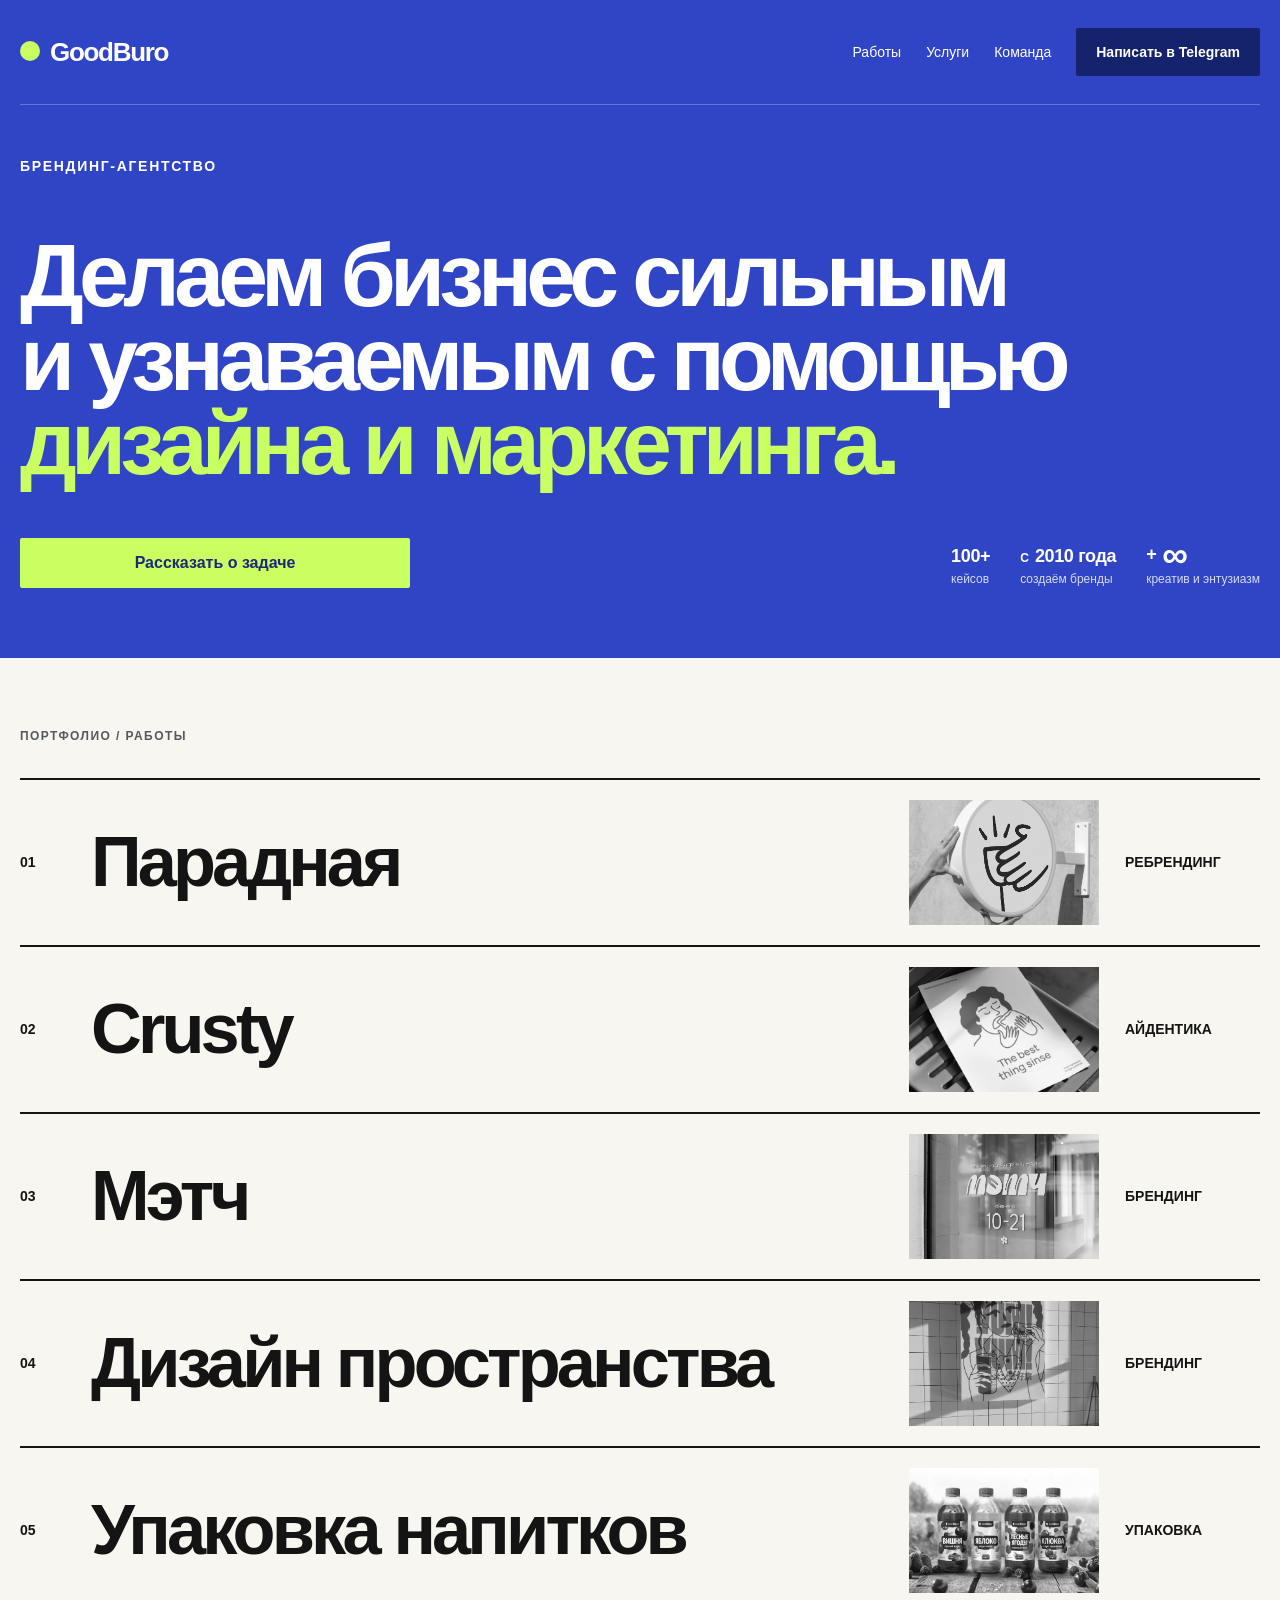
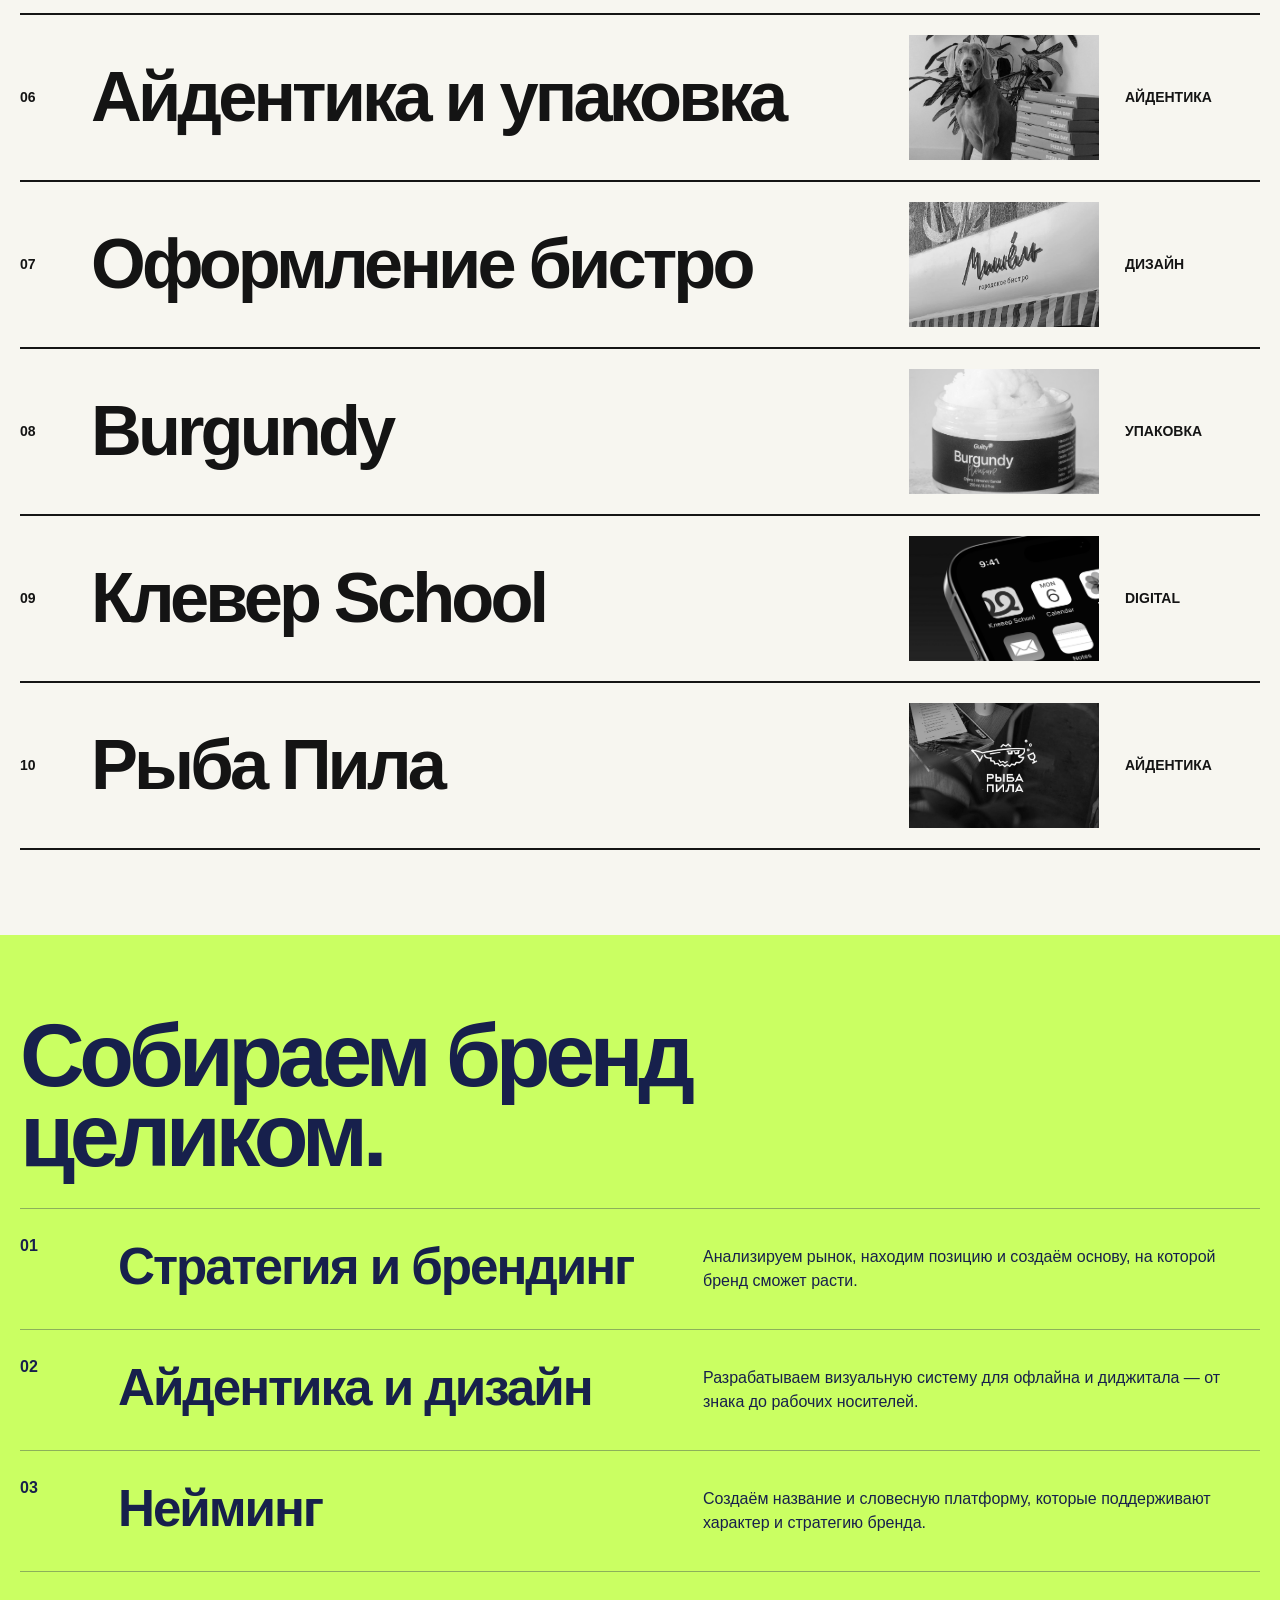
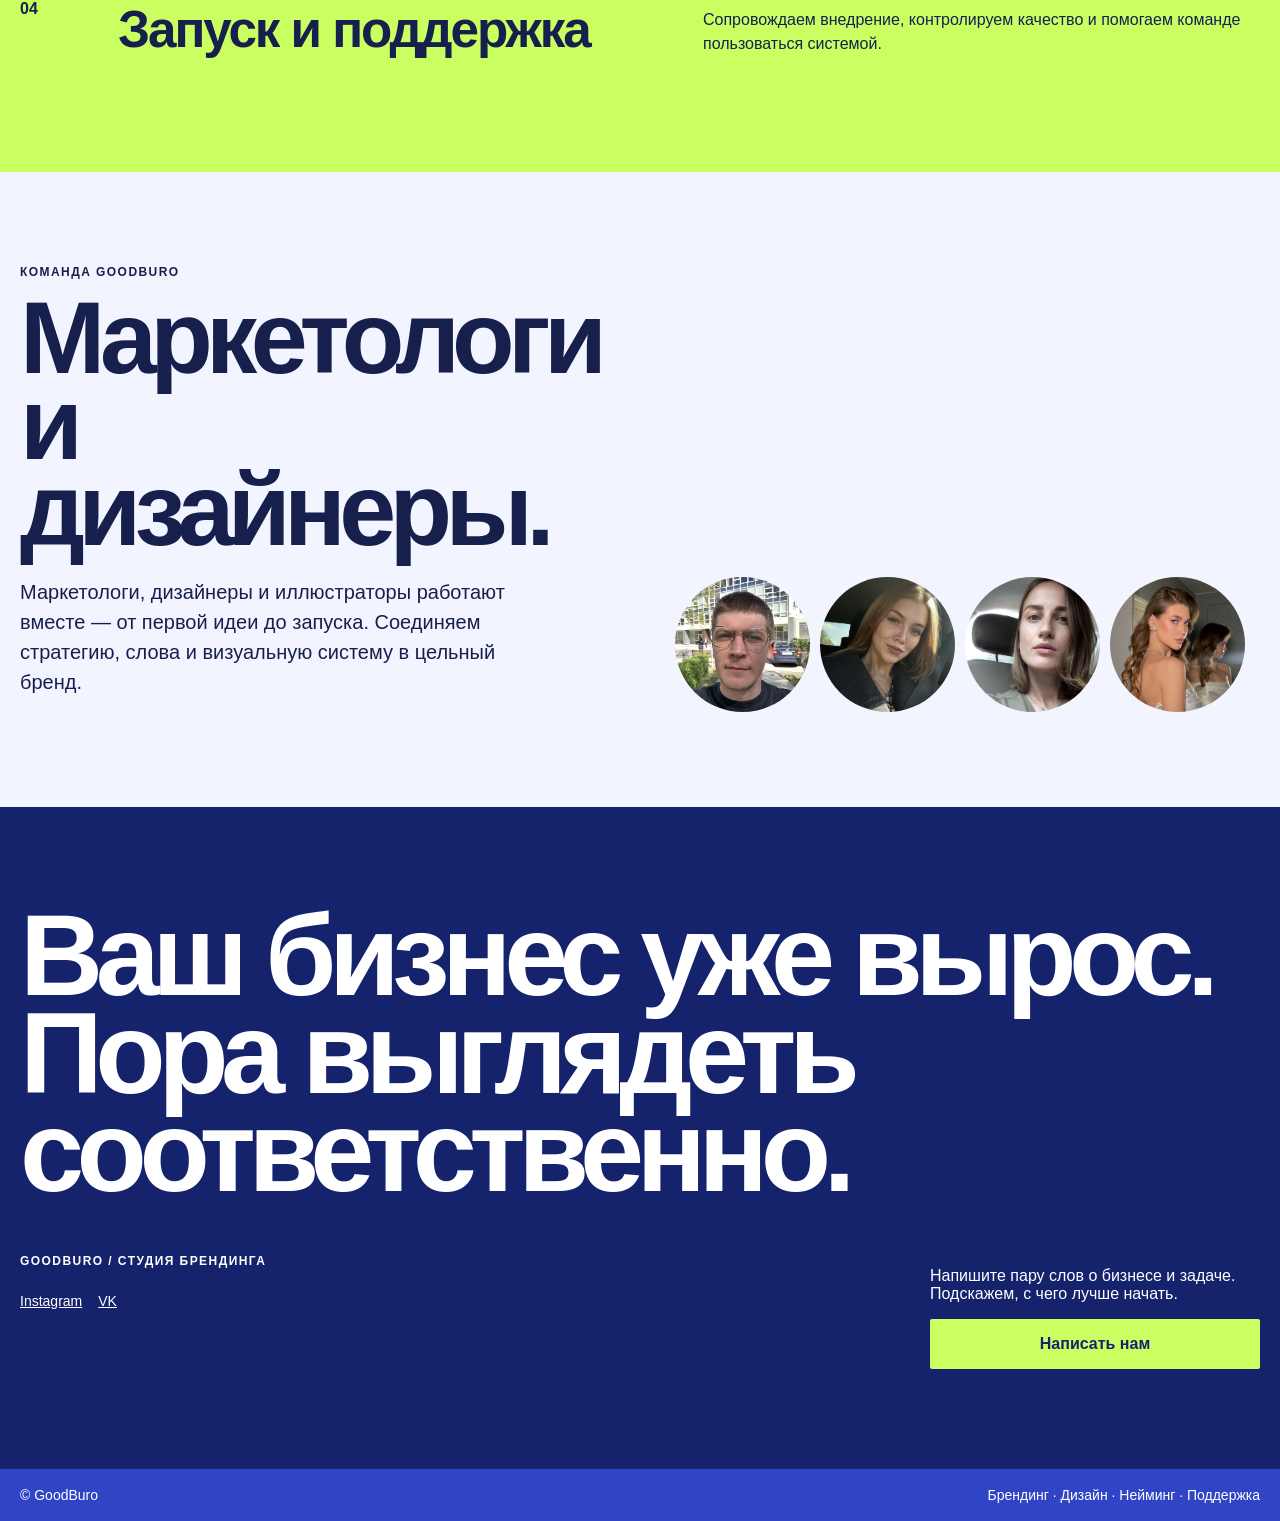
<file: index.html>
<!doctype html><html lang="ru"><head><meta charset="utf-8"><meta name="viewport" content="width=device-width,initial-scale=1"><title>GoodBuro — студия брендинга и дизайна</title><meta name="description" content="GoodBuro: брендинг, айдентика, нейминг и дизайн для бизнеса. Работаем с 2010 года. Посмотрите портфолио и обсудите проект с нашей командой."><link rel="icon" type="image/svg+xml" href="favicon.svg"><style>
    :root{--ink:#121317;--paper:#f6f5f1;--blue:#3045c6;--lime:#caff62;--orange:#ff4a18;--line:rgba(18,19,23,.15)}
    *{box-sizing:border-box}html{scroll-behavior:smooth}body{margin:0;color:var(--ink);background:var(--paper);font-family:Inter,Arial,sans-serif}button,a{font:inherit}a{color:inherit}.deckbar{position:sticky;top:0;z-index:1000;display:flex;align-items:center;gap:8px;padding:10px 14px;background:rgba(18,19,23,.94);color:#fff;backdrop-filter:blur(16px);border-bottom:1px solid rgba(255,255,255,.13)}.deckbar__brand{font-weight:800;margin-right:auto;white-space:nowrap}.deckbar button{border:1px solid rgba(255,255,255,.22);color:#fff;background:transparent;border-radius:999px;padding:9px 14px;cursor:pointer}.deckbar button:hover,.deckbar button[aria-selected=true]{background:#fff;color:#111}.panel{display:none}.panel.active{display:block}.wrap{width:min(1240px,calc(100% - 40px));margin:auto}.eyebrow{font-size:12px;text-transform:uppercase;letter-spacing:.12em;font-weight:800}.pill{display:inline-flex;align-items:center;gap:8px;padding:8px 12px;border:1px solid currentColor;border-radius:999px;font-size:13px;font-weight:700}.pill:before{content:"";width:7px;height:7px;border-radius:50%;background:currentColor}.cta{display:inline-flex;align-items:center;justify-content:center;gap:16px;padding:16px 20px;text-decoration:none;font-weight:800;border-radius:2px;transition:.2s transform}.cta:hover{transform:translateY(-3px)}.cta:after{content:none}.mobile-arrow{display:none}.muted{opacity:.62}.audit{padding:70px 0 100px;background:#f3f2ed}.audit h1{font-size:clamp(48px,9vw,128px);line-height:.84;letter-spacing:-.065em;margin:42px 0}.audit-intro{display:grid;grid-template-columns:1.4fr .8fr;gap:50px;border-top:1px solid var(--line);padding-top:28px}.audit-intro p{font-size:clamp(22px,3vw,40px);line-height:1.08;margin:0}.score{display:grid;grid-template-columns:repeat(2,1fr);gap:10px}.score div{padding:18px;background:#fff;border:1px solid var(--line)}.score strong{font-size:36px;display:block}.findings{display:grid;grid-template-columns:repeat(3,1fr);margin-top:72px;border-top:1px solid var(--line);border-left:1px solid var(--line)}.finding{padding:28px;border-right:1px solid var(--line);border-bottom:1px solid var(--line);min-height:230px}.finding b{display:block;font-size:14px;margin-bottom:40px}.finding h3{font-size:24px;margin:0 0 14px}.finding p{line-height:1.55;margin:0;color:#505158}.strategy{margin-top:72px;background:#121317;color:#fff;padding:34px}.strategy-grid{display:grid;grid-template-columns:repeat(3,1fr);gap:1px;background:#333}.strategy-grid article{background:#121317;padding:26px}.strategy h2{font-size:clamp(32px,5vw,72px);line-height:.95;letter-spacing:-.04em}.source-note{margin-top:30px;font-size:13px;line-height:1.6;color:#666}.source-note a{text-decoration:underline}.topline{display:flex;align-items:center;justify-content:space-between;padding:28px 0}.logo{font-weight:900;letter-spacing:-.05em;font-size:26px;text-decoration:none}.nav{display:flex;gap:25px;align-items:center;font-size:14px}.nav a{text-decoration:none}.mobile-hide{}

    /* CONCEPT 1 */
    .c1{background:var(--blue);color:#fff}.c1 .topline{border-bottom:1px solid rgba(255,255,255,.25)}.c1 .logo-dot{display:inline-block;width:20px;height:20px;background:var(--lime);border-radius:50%;margin-right:10px}.c1 .hero{min-height:760px;display:grid;grid-template-columns:1fr 340px;gap:50px;padding:46px 0 38px;position:relative;overflow:hidden}.c1 .hero:after{content:"GB";position:absolute;right:-3vw;bottom:-16vw;color:rgba(89,115,245,.55);font-weight:900;font-size:44vw;line-height:1;letter-spacing:-.15em;pointer-events:none}.c1 h1{position:relative;z-index:1;font-size:clamp(66px,10vw,152px);letter-spacing:-.075em;line-height:.79;margin:70px 0 30px;max-width:950px}.c1 h1 em{color:var(--lime);font-style:normal}.c1 .hero-side{position:relative;z-index:2;align-self:end;padding-bottom:30px}.c1 .hero-side p{font-size:22px;line-height:1.35}.c1 .cta{background:var(--lime);color:#1a2a78;width:100%}.c1 .proofbar{position:relative;z-index:2;display:grid;grid-template-columns:repeat(4,1fr);border:1px solid rgba(255,255,255,.35)}.c1 .proofbar div{padding:18px;border-right:1px solid rgba(255,255,255,.35)}.c1 .proofbar strong{display:block;font-size:25px}.c1 .works{background:#fff;color:#14151a;padding:85px 0}.section-head{display:flex;align-items:end;justify-content:space-between;gap:30px;margin-bottom:32px}.section-head h2{font-size:clamp(46px,7vw,100px);line-height:.9;letter-spacing:-.06em;margin:0}.work-mosaic{display:grid;grid-template-columns:repeat(12,1fr);grid-auto-rows:150px;gap:12px}.work-card{position:relative;overflow:hidden;background:#ddd;text-decoration:none;grid-column:span 3;grid-row:span 2}.work-card.wide{grid-column:span 6}.work-card.tall{grid-row:span 3}.work-card img{width:100%;height:100%;display:block;object-fit:cover;filter:grayscale(1);transition:filter .5s ease,transform .7s cubic-bezier(.2,.7,.2,1)}.work-card:hover img,.work-card:focus-visible img{filter:grayscale(0);transform:scale(1.025)}.work-card:after{content:"";position:absolute;inset:45% 0 0;background:linear-gradient(transparent,rgba(0,0,0,.76));opacity:0;transition:opacity .3s}.work-card:hover:after,.work-card:focus-visible:after{opacity:1}.work-label{position:absolute;z-index:2;left:16px;right:16px;bottom:15px;display:flex;justify-content:space-between;gap:15px;color:#fff;font-size:13px;font-weight:800;opacity:0;transform:translateY(8px);transition:.3s}.work-card:hover .work-label,.work-card:focus-visible .work-label{opacity:1;transform:none}.work-card.static{cursor:default}.p-parad{background-image:url('https://static.tildacdn.pub/tild3338-6237-4333-a164-313138376532/MB_CaseStudy_Pg12_5_.png')}.p-crusty{background-image:url('https://static.tildacdn.pub/tild6530-6239-4362-a632-326162323765/Slide_16_9_-_213.png')}.p-match{background-image:url('https://static.tildacdn.pub/tild6637-3261-4534-b134-336264633966/_-__1_1.png')}.c1 .services{background:var(--lime);color:#17204c;padding:80px 0}.service-row{display:grid;grid-template-columns:70px 1fr 1fr;gap:28px;padding:28px 0;border-top:1px solid rgba(23,32,76,.35)}.service-row h3{font-size:clamp(28px,4vw,56px);letter-spacing:-.04em;margin:0}.service-row p{max-width:620px;line-height:1.5;margin:8px 0}.c1 .team{background:#f2f4ff;color:#17204c;padding:90px 0}.team-grid{display:grid;grid-template-columns:.9fr 1.1fr;gap:80px;align-items:end}.team-grid h2{font-size:clamp(52px,8vw,112px);line-height:.84;letter-spacing:-.065em;margin:15px 0 24px}.team-grid p{font-size:20px;line-height:1.5;max-width:520px}.team-photos{display:grid;grid-template-columns:repeat(4,1fr);gap:0;align-items:end}.team-photos img{width:100%;aspect-ratio:1;border-radius:50%;object-fit:cover;border:5px solid #f2f4ff;margin-left:-10px;filter:saturate(.9);transition:transform .25s}.team-photos img:hover{transform:translateY(-10px);z-index:2}.c1 .final{padding:100px 0;background:#15236d}.c1 .final h2{font-size:clamp(52px,9vw,130px);line-height:.85;letter-spacing:-.065em;margin:0 0 50px}.c1 .final-grid{display:grid;grid-template-columns:1fr 330px;gap:60px}.c1 .final .cta{background:var(--lime);color:#15236d}.c1 .socials{display:flex;gap:16px;margin-top:24px;font-size:14px}

    /* CONCEPT 2 */
    .c2{background:#f7f6f0;color:#141414;font-family:Arial,sans-serif}.c2 .topline{border-bottom:2px solid #111}.c2 .topline .cta{background:#111;color:#fff;padding:11px 15px}.c2 .hero{padding:70px 0 48px}.c2 .hero-grid{display:grid;grid-template-columns:1.45fr .55fr;gap:30px}.c2 h1{font-size:clamp(68px,11vw,170px);line-height:.76;letter-spacing:-.078em;text-transform:uppercase;margin:30px 0 50px}.c2 h1 span{display:block;color:var(--orange)}.c2 .hero-copy{font-size:22px;line-height:1.35;border-top:2px solid #111;padding-top:16px}.c2 .metric{border:2px solid #111;padding:20px;margin-bottom:-2px}.c2 .metric strong{font-size:52px;letter-spacing:-.05em}.c2 .metric span{display:block;font-size:12px;text-transform:uppercase;margin-top:12px}.ticker{overflow:hidden;background:var(--orange);color:#fff;border-top:2px solid #111;border-bottom:2px solid #111;padding:11px 0;font-size:14px;font-weight:800;text-transform:uppercase;letter-spacing:.08em;white-space:nowrap}.ticker span{display:inline-block;animation:ticker 20s linear infinite}@keyframes ticker{to{transform:translateX(-50%)}}.c2 .cases{padding:80px 0}.case-table{border-top:2px solid #111}.case-row{display:grid;grid-template-columns:70px 1fr 190px 120px;align-items:center;gap:18px;padding:16px 0;border-bottom:2px solid #111;text-decoration:none}.case-row img{width:100%;height:110px;object-fit:cover;filter:saturate(.8)}.case-row h3{font-size:clamp(35px,6vw,78px);margin:0;letter-spacing:-.055em}.case-row b{font-size:13px;text-transform:uppercase}.c2 .method{padding:80px 0;background:#111;color:#fff}.c2 .method h2{font-size:clamp(48px,7vw,96px);margin:0 0 50px;letter-spacing:-.06em}.steps{display:grid;grid-template-columns:repeat(4,1fr);border:1px solid #555}.step{padding:24px;min-height:270px;border-right:1px solid #555}.step:last-child{border:0}.step b{display:block;color:var(--orange);font-size:34px}.step h3{margin-top:70px}.step p{color:#aaa;line-height:1.45}.c2 .buy{padding:90px 0;background:var(--orange);color:#fff}.c2 .buy h2{font-size:clamp(54px,10vw,145px);line-height:.78;text-transform:uppercase;letter-spacing:-.07em;margin:0 0 50px}.c2 .buy .cta{background:#111;color:#fff}.c2 .buy-grid{display:grid;grid-template-columns:1fr 300px;gap:50px}.c2 .buy p{font-size:22px;line-height:1.4}

    /* CONCEPT 3 */
    .c3{background:#080a0d;color:#f1f2f4;font-family:Arial,sans-serif}.c3 .topline{border-bottom:1px solid #2b2f35}.c3 .nav .cta{border:1px solid #fff;padding:11px 15px}.c3 .hero{min-height:800px;padding:80px 0 50px;background:radial-gradient(circle at 78% 20%,#312650 0,transparent 30%),radial-gradient(circle at 90% 70%,#123e47 0,transparent 32%),#080a0d}.c3 .hero-top{display:grid;grid-template-columns:1fr 370px;gap:70px}.c3 h1{font-size:clamp(64px,10vw,150px);line-height:.8;letter-spacing:-.075em;margin:45px 0}.c3 h1 span{font-family:Georgia,serif;font-style:italic;font-weight:400;color:#cbbcff}.c3 .portrait-card{align-self:end;border:1px solid #444;padding:20px;min-height:460px;background:linear-gradient(135deg,rgba(255,255,255,.08),rgba(255,255,255,0));display:flex;flex-direction:column;justify-content:space-between}.monogram{font-size:140px;letter-spacing:-.12em;font-weight:900;color:#cbbcff}.portrait-card p{font-size:20px;line-height:1.45}.c3 .manifesto{display:grid;grid-template-columns:200px 1fr;gap:40px;padding:85px 0;border-top:1px solid #333}.c3 .manifesto p{font-size:clamp(30px,5vw,68px);line-height:1.04;letter-spacing:-.045em;margin:0}.c3 .manifesto em{color:#cbbcff;font-family:Georgia,serif}.c3 .selected{padding:80px 0;background:#e9e8e1;color:#111}.c3 .selected h2{font-size:clamp(45px,7vw,96px);letter-spacing:-.06em;margin:0 0 40px}.editorial-grid{display:grid;grid-template-columns:repeat(12,1fr);gap:14px}.editorial-card{position:relative;min-height:520px;background:center/cover no-repeat;text-decoration:none}.editorial-card:nth-child(1){grid-column:span 7}.editorial-card:nth-child(2){grid-column:span 5;margin-top:90px}.editorial-card:nth-child(3){grid-column:3/span 8;min-height:430px}.editorial-card .caption{position:absolute;left:16px;right:16px;bottom:16px;padding:16px;background:rgba(8,10,13,.88);color:#fff;display:flex;justify-content:space-between}.c3 .offers{padding:90px 0}.c3 .offers h2{font-family:Georgia,serif;font-style:italic;font-weight:400;color:#cbbcff;font-size:clamp(50px,8vw,110px);margin:0 0 55px}.offer-grid{display:grid;grid-template-columns:repeat(2,1fr);gap:12px}.offer{padding:28px;border:1px solid #333;min-height:260px}.offer strong{font-size:13px;color:#cbbcff}.offer h3{font-size:36px;letter-spacing:-.04em}.offer p{color:#aeb0b5;line-height:1.5}.c3 .final{padding:90px 0;background:#cbbcff;color:#1c1730}.c3 .final h2{font-size:clamp(55px,10vw,145px);line-height:.8;letter-spacing:-.075em;margin:0 0 50px}.c3 .final .cta{background:#1c1730;color:#fff}.c3 .final-grid{display:grid;grid-template-columns:1fr 340px;gap:50px}.c3 .final p{font-size:20px;line-height:1.45}

    .recap{padding:18px 0;font-size:12px;opacity:.7}.recap .wrap{display:flex;justify-content:space-between;gap:20px}.recap a{margin-left:16px}
    @media(max-width:850px){.deckbar{overflow:auto}.deckbar__brand{display:none}.deckbar button{white-space:nowrap}.wrap{width:min(100% - 24px,1240px)}.audit-intro,.c1 .hero,.c1 .final-grid,.team-grid,.c2 .hero-grid,.c2 .buy-grid,.c3 .hero-top,.c3 .final-grid{grid-template-columns:1fr}.findings,.strategy-grid{grid-template-columns:1fr}.score{margin-top:20px}.nav a:not(.cta){display:none}.c1 .hero{min-height:750px}.c1 h1,.c2 h1,.c3 h1{margin-top:30px}.c1 .hero-side{max-width:420px}.c1 .proofbar{grid-template-columns:repeat(2,1fr)}.work-mosaic{grid-template-columns:repeat(6,1fr);grid-auto-rows:120px}.work-card,.work-card.wide{grid-column:span 3}.work-card.tall{grid-row:span 3}.service-row{grid-template-columns:45px 1fr}.service-row p{grid-column:2}.team-grid{gap:35px}.case-row{grid-template-columns:45px 1fr 70px}.case-row img{display:none}.steps{grid-template-columns:1fr 1fr}.step{min-height:220px;border-bottom:1px solid #555}.c3 .manifesto{grid-template-columns:1fr}.editorial-card:nth-child(n){grid-column:span 12;margin-top:0;min-height:400px}.offer-grid{grid-template-columns:1fr}.mobile-hide{display:none}}
    @media(max-width:520px){.deckbar{padding:8px}.deckbar button{padding:8px 10px;font-size:12px}.audit{padding-top:40px}.finding{min-height:auto}.c1 .hero{padding-top:20px}.c1 .proofbar{grid-template-columns:1fr 1fr}.c1 .proofbar div:nth-child(even){border-right:0}.section-head{display:block}.section-head .pill{margin-top:18px}.work-mosaic{display:grid;grid-template-columns:1fr 1fr;grid-auto-rows:145px;gap:8px}.work-card,.work-card.wide,.work-card.tall{grid-column:span 1;grid-row:span 1}.work-card:nth-child(1),.work-card:nth-child(8){grid-column:span 2;grid-row:span 2}.work-card img{filter:grayscale(.35)}.work-label{opacity:1;transform:none;font-size:11px}.work-card:after{opacity:.65}.team-photos{grid-template-columns:repeat(4,1fr)}.team-photos img{border-width:3px;margin-left:-5px}.steps{grid-template-columns:1fr}.case-row{grid-template-columns:35px 1fr}.case-row b:last-child{display:none}.monogram{font-size:100px}.portrait-card{min-height:350px}.recap .wrap{display:block}.recap a{margin-left:0;margin-right:12px}}
    @media(prefers-reduced-motion:reduce){html{scroll-behavior:auto}.ticker span{animation:none}.cta{transition:none}}

    /* Evolution: studio composition and portfolio index */
    .c1 .hero{display:block;min-height:0;padding:52px 0 70px;overflow:visible}
    .c1 .hero:after{content:none}
    .c1 h1{font-size:clamp(48px,7vw,108px);line-height:.94;letter-spacing:-.065em;max-width:none;margin:58px 0 52px}.c1 h1 .with-help{white-space:nowrap}
    .c1 .hero-bottom{display:grid;grid-template-columns:390px 1fr;gap:75px;align-items:end}
    .c1 .hero-action{position:relative;z-index:2}
    .c1 .proofbar{display:flex;flex-wrap:wrap;justify-content:flex-end;align-items:flex-end;gap:30px;border:0}
    .c1 .proofbar div{border:0;padding:0}.c1 .proofbar strong{font-size:18px;font-weight:700;letter-spacing:-.02em}.c1 .proofbar span{display:block;font-size:12px;line-height:1.35;margin-top:4px;opacity:.8}.c1 .proofbar .proof-extra span{max-width:180px}.c1 .since-line{display:flex;align-items:baseline;gap:6px}.c1 .since-line .since-prefix{font-size:12px;font-weight:700;margin:0;opacity:1}.c1 .proof-symbols{display:flex;align-items:center;gap:6px}.c1 .proof-symbols strong{font-size:18px;font-weight:700}.c1 .proof-symbols .infinity{font-size:36px;line-height:.7}
    .c1 .nav .cta{width:auto;white-space:nowrap;background:#15236d;color:#fff}
    .c1 .works{background:#f7f6f0;padding-top:68px}
    .portfolio-intro{margin-bottom:34px;color:#555860}
    .portfolio-list{border-top:2px solid #151515}
    .portfolio-row{display:grid;grid-template-columns:45px minmax(0,1fr) 190px 135px;align-items:center;gap:26px;padding:20px 0;border-bottom:2px solid #151515;text-decoration:none;color:#141414}
    .portfolio-row h3{font-size:clamp(30px,5.5vw,76px);letter-spacing:-.055em;line-height:1.07;margin:0;transform-origin:left center;transition:transform .3s ease,color .3s ease}
    .portfolio-row img{display:block;width:100%;height:125px;object-fit:cover;filter:grayscale(1);transition:filter .45s ease}
    .portfolio-category,.portfolio-number{font-size:14px;font-weight:700}.portfolio-category{text-transform:uppercase}
    .portfolio-row:hover h3,.portfolio-row:focus-visible h3{transform:scale(1.025)}
    .portfolio-row:hover img,.portfolio-row:focus-visible img{filter:grayscale(0)}
    .c1 a{transition:color .25s ease,background-color .25s ease,transform .25s ease}
    .c1 a:hover,.c1 a:focus-visible{color:var(--lime)}
    .c1 .portfolio-row:hover,.c1 .portfolio-row:focus-visible{color:var(--blue)}
    .c1 .cta:hover,.c1 .cta:focus-visible{background:#dfff9d;color:#2439a6;transform:translateY(-2px)}
    .c1 .nav .cta:hover,.c1 .nav .cta:focus-visible{background:#1d2f82;color:#fff}
    .c1 a:focus-visible{outline:2px solid currentColor;outline-offset:5px}
    #concept1 section{scroll-margin-top:80px}
    @media(max-width:850px){.c1 .hero{min-height:0}.c1 .hero-bottom{grid-template-columns:1fr;gap:30px}.c1 .hero-action{max-width:540px}.c1 .proofbar{justify-content:flex-start}.portfolio-row{grid-template-columns:30px minmax(0,1fr) 150px;gap:15px}.portfolio-category{grid-column:2;font-size:12px}.portfolio-row img{grid-column:3;grid-row:1/span 2;height:115px}.c1 h1{margin:45px 0}}
    @media(max-width:520px){.c1 .topline .nav{display:none}.c1 .cta:after,.mobile-arrow{display:none}.c1 .hero{padding:32px 0 45px}.c1 h1{font-size:46px;line-height:1.02;margin:36px 0}.c1 .proofbar{gap:24px}.c1 .proofbar strong,.c1 .proof-symbols strong{font-size:22px;font-weight:700}.c1 .proof-symbols .infinity{font-size:43px;line-height:.7}.c1 .proofbar span{font-size:12px}.portfolio-row{grid-template-columns:22px minmax(0,1fr) 95px;gap:10px;padding:20px 0}.portfolio-row h3{font-size:29px;overflow-wrap:anywhere}.portfolio-row img{height:92px}.portfolio-number,.portfolio-category{font-size:12px}.c1 .hero-kicker{font-size:12px;letter-spacing:.05em}}
    @media(hover:none){.portfolio-row img{filter:none}}
    @media(prefers-reduced-motion:reduce){.c1 a,.portfolio-row h3,.portfolio-row img{transition:none}.portfolio-row:hover h3,.portfolio-row:focus-visible h3{transform:none}}
  
#concept1 section{scroll-margin-top:20px}.c1 .hero-kicker{font-size:14px}.c1 .recap{opacity:1;color:#fff}.c1 .recap span{font-size:14px}
</style></head><body><main>    <section id="concept1" class="panel active c1">
      <div class="wrap topline"><a class="logo" href="#concept1"><span class="logo-dot"></span>GoodBuro</a><div class="nav"><a href="#c1works">Работы</a><a href="#c1services">Услуги</a><a href="#c1team">Команда</a><a class="cta" href="https://t.me/alekseiaminov" target="_blank" rel="noreferrer">Написать в Telegram</a></div></div>
      <div class="wrap hero">
        <span class="eyebrow hero-kicker">Брендинг-агентство</span>
        <h1>Делаем бизнес сильным<br>и узнаваемым <span class="with-help">с помощью</span><br><em>дизайна и маркетинга.</em></h1>
        <div class="hero-bottom"><div class="hero-action"><a class="cta" href="https://t.me/alekseiaminov" target="_blank" rel="noreferrer">Рассказать о задаче</a></div>
        <div class="proofbar"><div><strong>100+</strong><span>кейсов</span></div><div><div class="since-line"><span class="since-prefix">С</span><strong>2010 года</strong></div><span>создаём бренды</span></div><div class="proof-extra"><div class="proof-symbols"><strong>+</strong><strong class="infinity">∞</strong></div><span>креатив и энтузиазм</span></div></div></div>
      </div>
      <section class="works" id="c1works"><div class="wrap"><div class="portfolio-intro"><span class="eyebrow">Портфолио / работы</span></div><div class="portfolio-list">
<a class="portfolio-row" href="paradnaya.html"><span class="portfolio-number">01</span><h3>Парадная</h3><img src="assets/image-1.png" alt="Айдентика бара Парадная" loading="lazy"><span class="portfolio-category">Ребрендинг <span class="mobile-arrow">↗</span></span></a>
<a class="portfolio-row" href="crusty.html"><span class="portfolio-number">02</span><h3>Crusty</h3><img src="assets/image-2.png" alt="Айдентика бистро Crusty" loading="lazy"><span class="portfolio-category">Айдентика <span class="mobile-arrow">↗</span></span></a>
<a class="portfolio-row" href="match.html"><span class="portfolio-number">03</span><h3>Мэтч</h3><img src="assets/image-3.png" alt="Айдентика бьюти-студии Мэтч" loading="lazy"><span class="portfolio-category">Брендинг <span class="mobile-arrow">↗</span></span></a>
<a class="portfolio-row" href="assets/image-4.png" target="_blank" rel="noreferrer"><span class="portfolio-number">04</span><h3>Дизайн пространства</h3><img src="assets/image-4.png" alt="Проект GoodBuro — оформление пространства" loading="lazy"><span class="portfolio-category">Брендинг <span class="mobile-arrow">↗</span></span></a>
<a class="portfolio-row" href="assets/image-5.png" target="_blank" rel="noreferrer"><span class="portfolio-number">05</span><h3>Упаковка напитков</h3><img src="assets/image-5.png" alt="Дизайн упаковки напитков" loading="lazy"><span class="portfolio-category">Упаковка <span class="mobile-arrow">↗</span></span></a>
<a class="portfolio-row" href="assets/image-6.png" target="_blank" rel="noreferrer"><span class="portfolio-number">06</span><h3>Айдентика и упаковка</h3><img src="assets/image-6.png" alt="Проект GoodBuro — бренд с собакой" loading="lazy"><span class="portfolio-category">Айдентика <span class="mobile-arrow">↗</span></span></a>
<a class="portfolio-row" href="assets/image-7.png" target="_blank" rel="noreferrer"><span class="portfolio-number">07</span><h3>Оформление бистро</h3><img src="assets/image-7.png" alt="Вывеска проекта GoodBuro" loading="lazy"><span class="portfolio-category">Дизайн <span class="mobile-arrow">↗</span></span></a>
<a class="portfolio-row" href="assets/image-8.jpg" target="_blank" rel="noreferrer"><span class="portfolio-number">08</span><h3>Burgundy</h3><img src="assets/image-8.jpg" alt="Дизайн упаковки Burgundy" loading="lazy"><span class="portfolio-category">Упаковка <span class="mobile-arrow">↗</span></span></a>
<a class="portfolio-row" href="assets/image-9.png" target="_blank" rel="noreferrer"><span class="portfolio-number">09</span><h3>Клевер School</h3><img src="assets/image-9.png" alt="Дизайн мобильного приложения" loading="lazy"><span class="portfolio-category">Digital <span class="mobile-arrow">↗</span></span></a>
<a class="portfolio-row" href="assets/image-10.png" target="_blank" rel="noreferrer"><span class="portfolio-number">10</span><h3>Рыба Пила</h3><img src="assets/image-10.png" alt="Айдентика проекта Рыба Пила" loading="lazy"><span class="portfolio-category">Айдентика <span class="mobile-arrow">↗</span></span></a>
</div></div></section>
      <section class="services" id="c1services"><div class="wrap"><div class="section-head"><h2>Собираем бренд<br>целиком.</h2></div><div class="service-row"><b>01</b><h3>Стратегия и брендинг</h3><p>Анализируем рынок, находим позицию и создаём основу, на которой бренд сможет расти.</p></div><div class="service-row"><b>02</b><h3>Айдентика и дизайн</h3><p>Разрабатываем визуальную систему для офлайна и диджитала — от знака до рабочих носителей.</p></div><div class="service-row"><b>03</b><h3>Нейминг</h3><p>Создаём название и словесную платформу, которые поддерживают характер и стратегию бренда.</p></div><div class="service-row"><b>04</b><h3>Запуск и поддержка</h3><p>Сопровождаем внедрение, контролируем качество и помогаем команде пользоваться системой.</p></div></div></section>
      <section class="team" id="c1team"><div class="wrap team-grid"><div><span class="eyebrow">Команда GoodBuro</span><h2>Маркетологи<br>и дизайнеры.</h2><p>Маркетологи, дизайнеры и иллюстраторы работают вместе — от первой идеи до запуска. Соединяем стратегию, слова и визуальную систему в цельный бренд.</p></div><div class="team-photos" aria-label="Команда GoodBuro"><img src="assets/image-11.png" alt="Участница команды GoodBuro"><img src="assets/image-12.png" alt="Участница команды GoodBuro"><img src="assets/image-13.png" alt="Участница команды GoodBuro"><img src="assets/image-14.jpg" alt="Участник команды GoodBuro"></div></div></section>
      <section class="final"><div class="wrap"><h2>Ваш бизнес уже вырос.<br>Пора выглядеть соответственно.</h2><div class="final-grid"><div><span class="eyebrow">GoodBuro / студия брендинга</span><div class="socials"><a href="https://www.instagram.com/goodburo/">Instagram</a><a href="https://vk.com/goodburo">VK</a></div></div><div><p>Напишите пару слов о бизнесе и задаче. Подскажем, с чего лучше начать.</p><a class="cta" href="https://t.me/alekseiaminov" target="_blank" rel="noreferrer">Написать нам</a></div></div></div></section>
      <footer class="recap"><div class="wrap"><span>© GoodBuro</span><span>Брендинг · Дизайн · Нейминг · Поддержка</span></div></footer>
    </section>

</main></body></html>
</file>
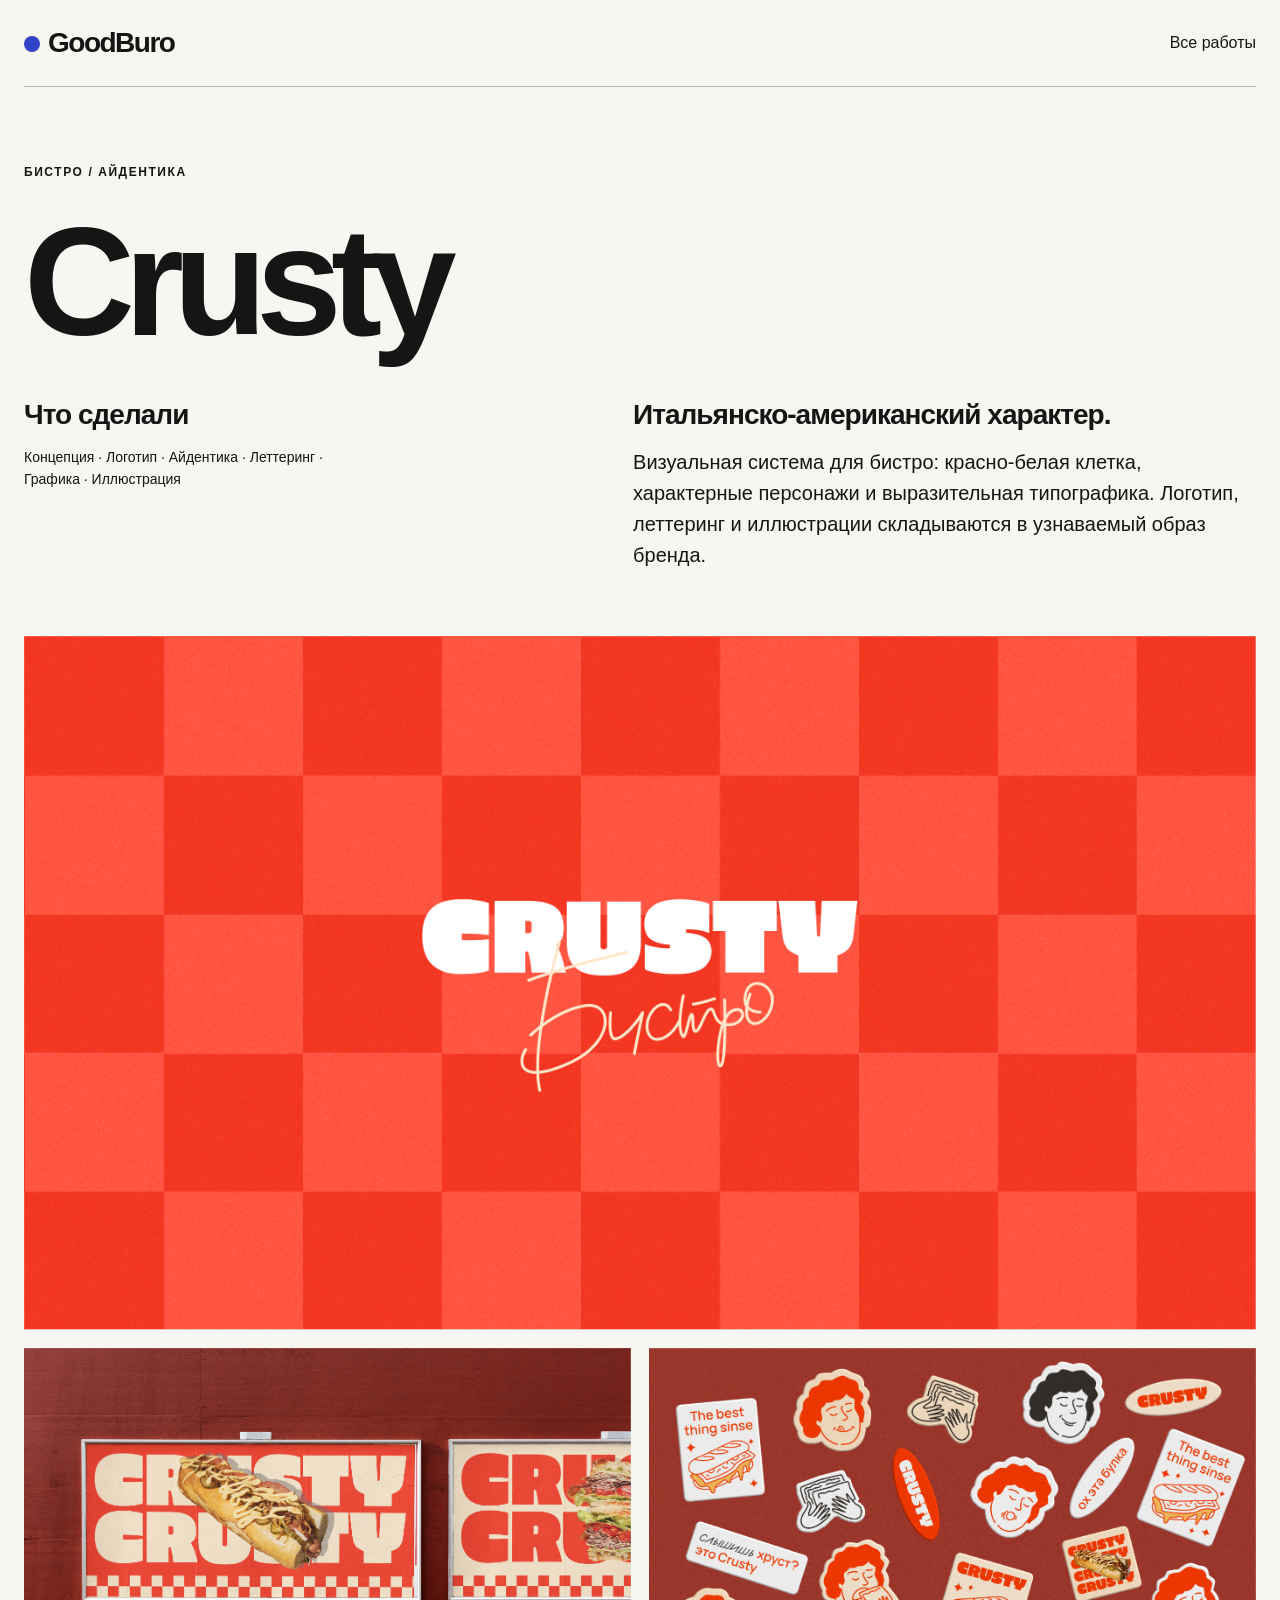
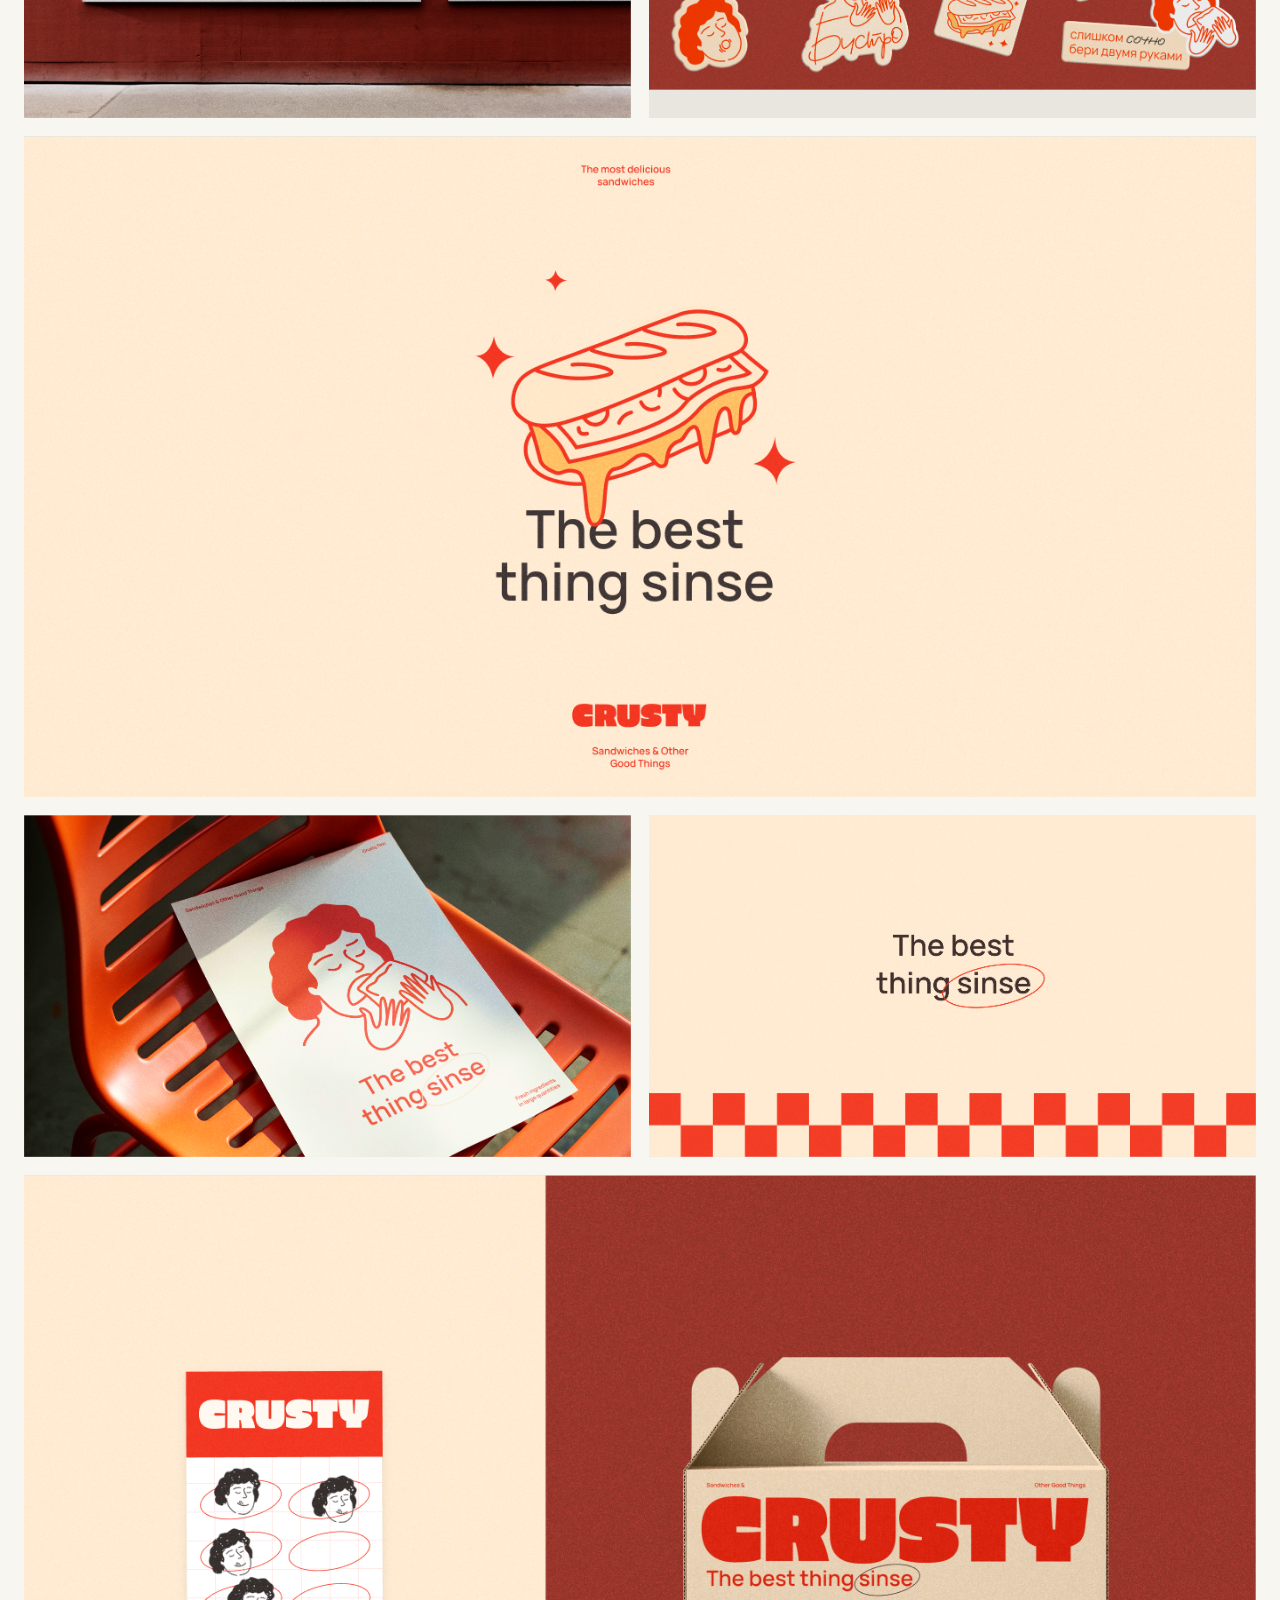
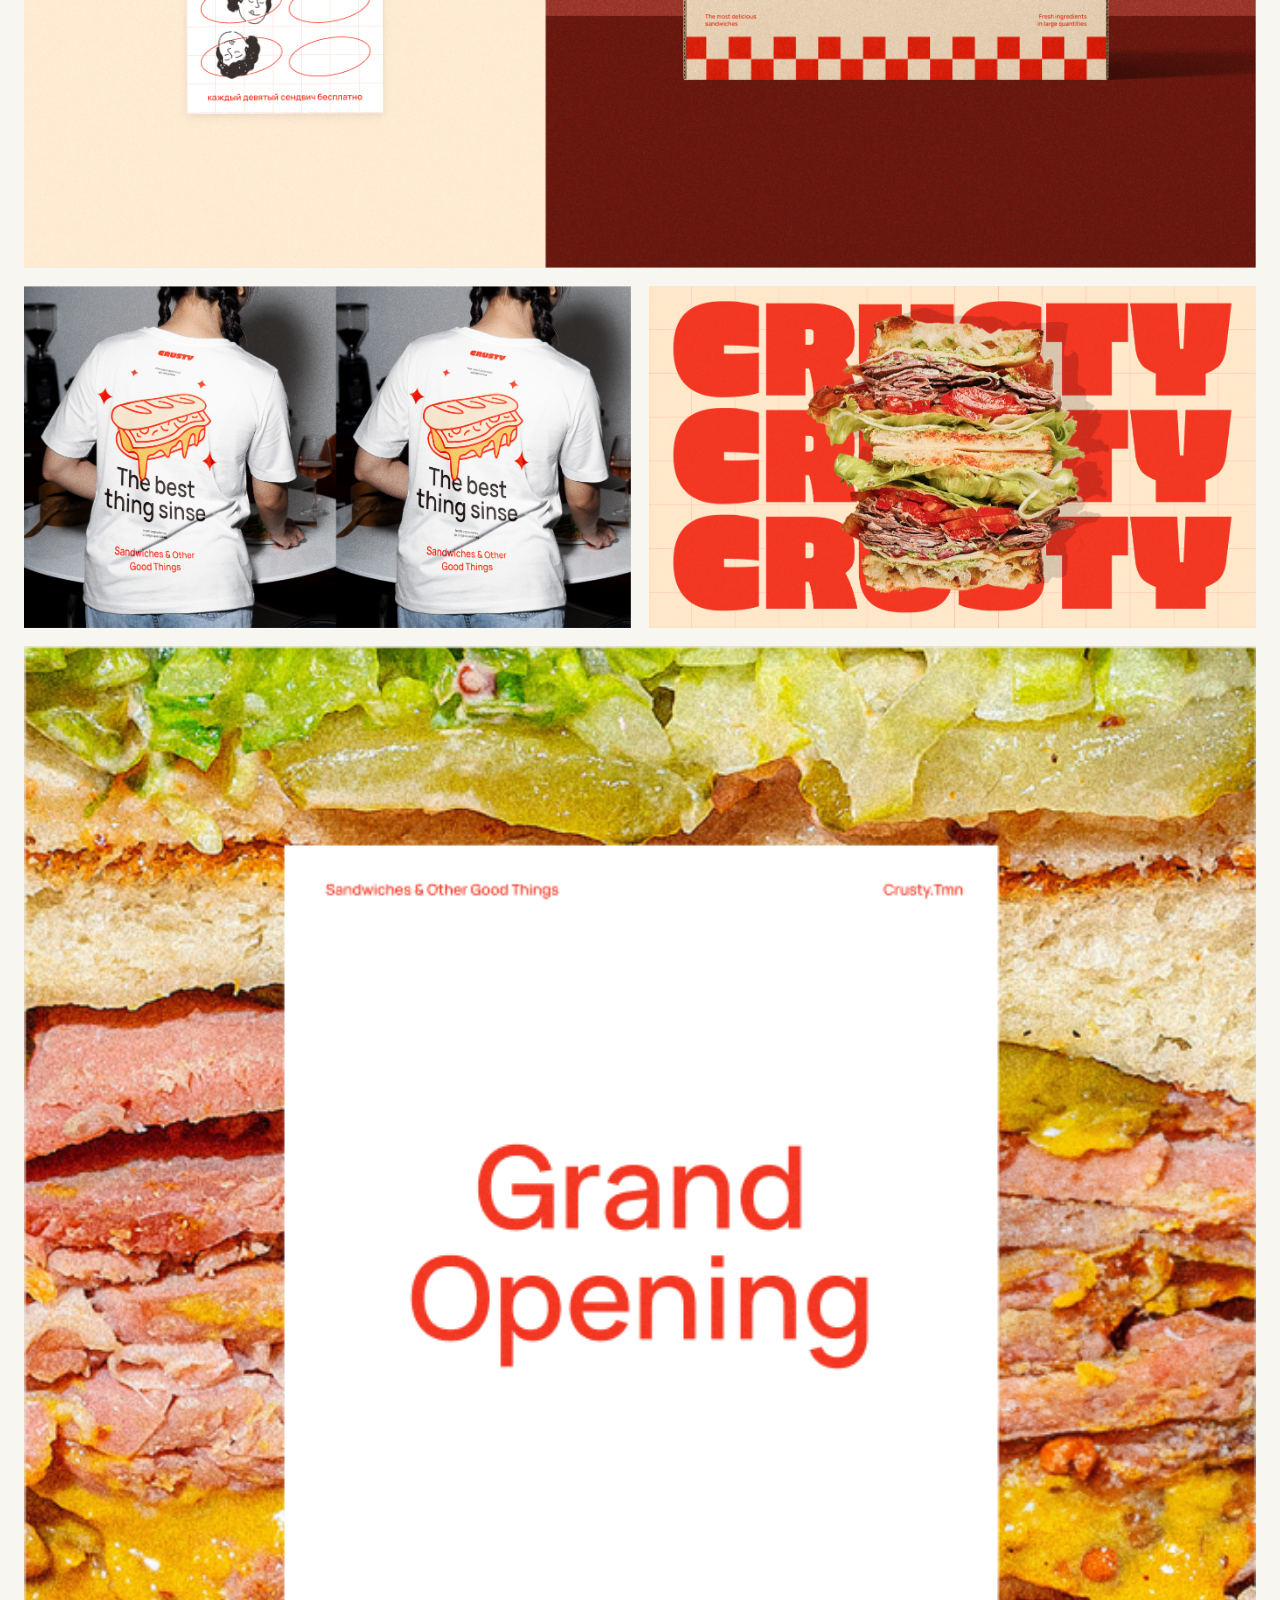
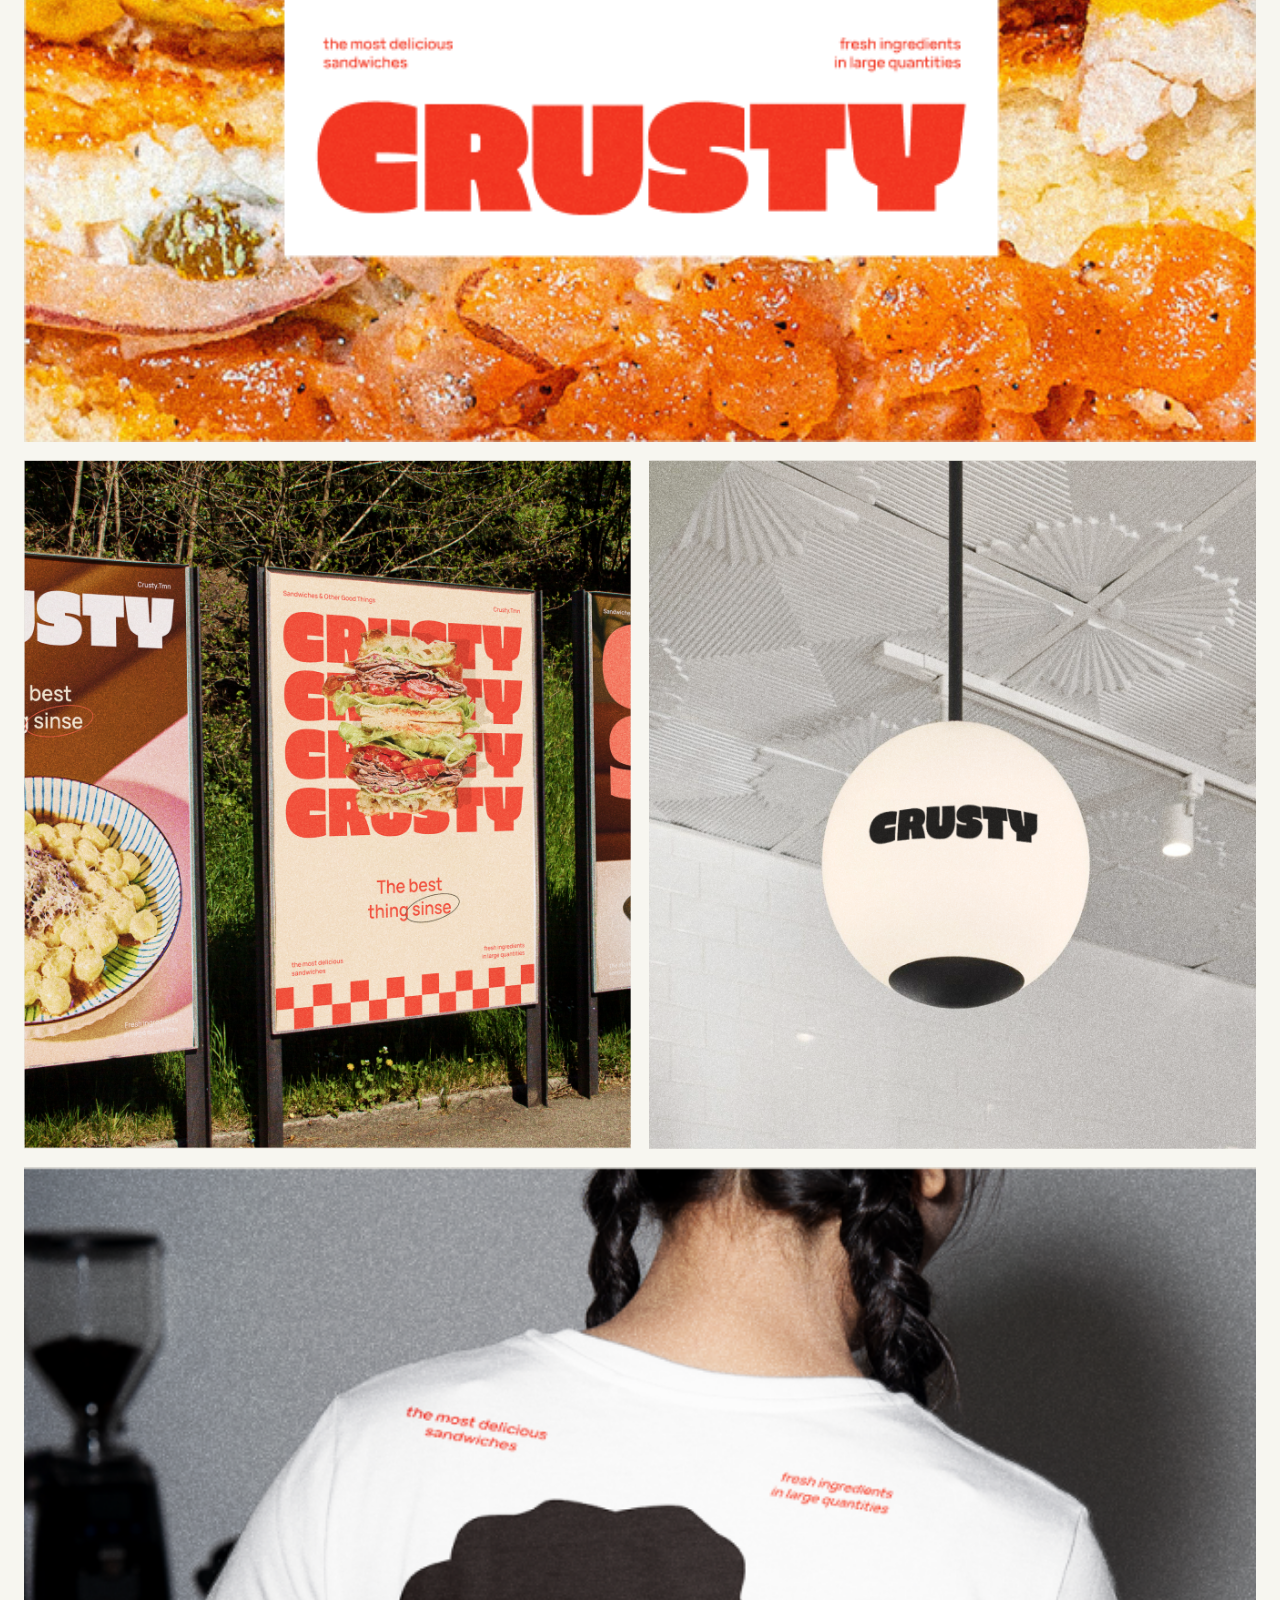
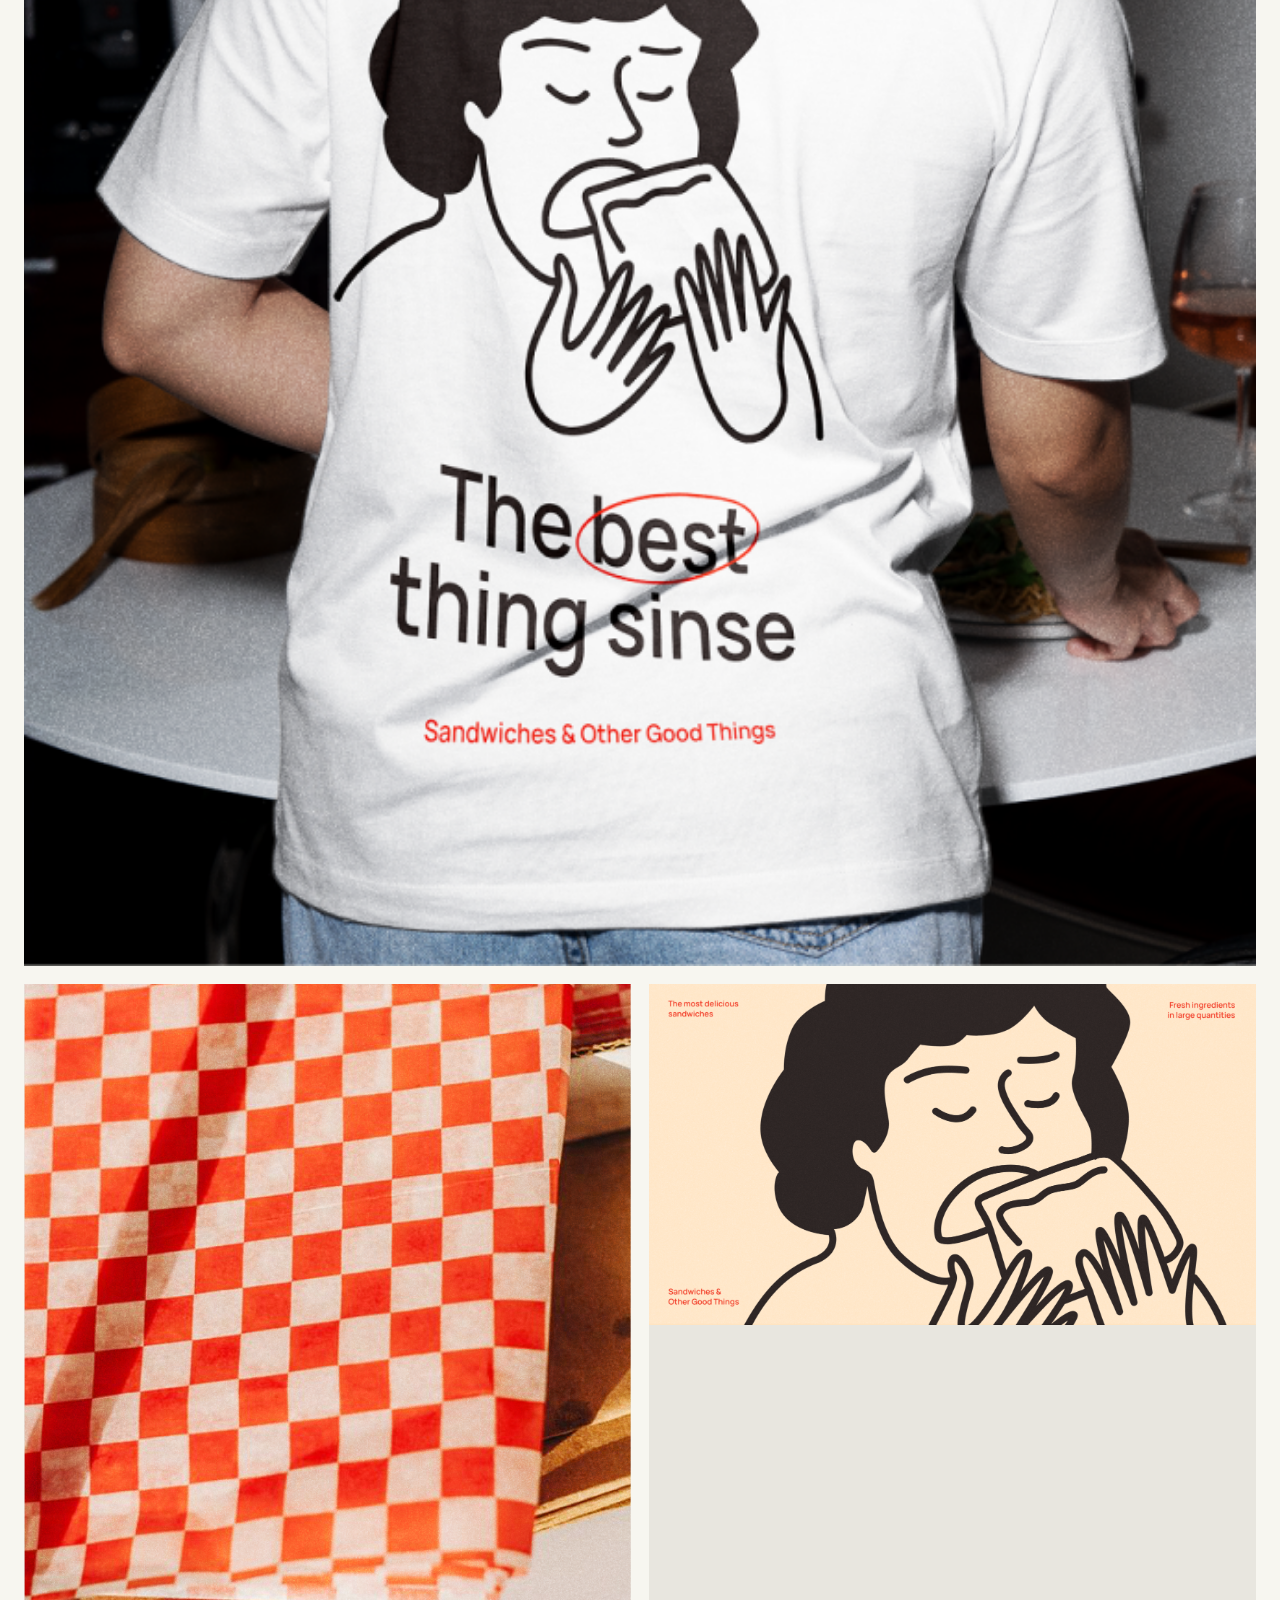
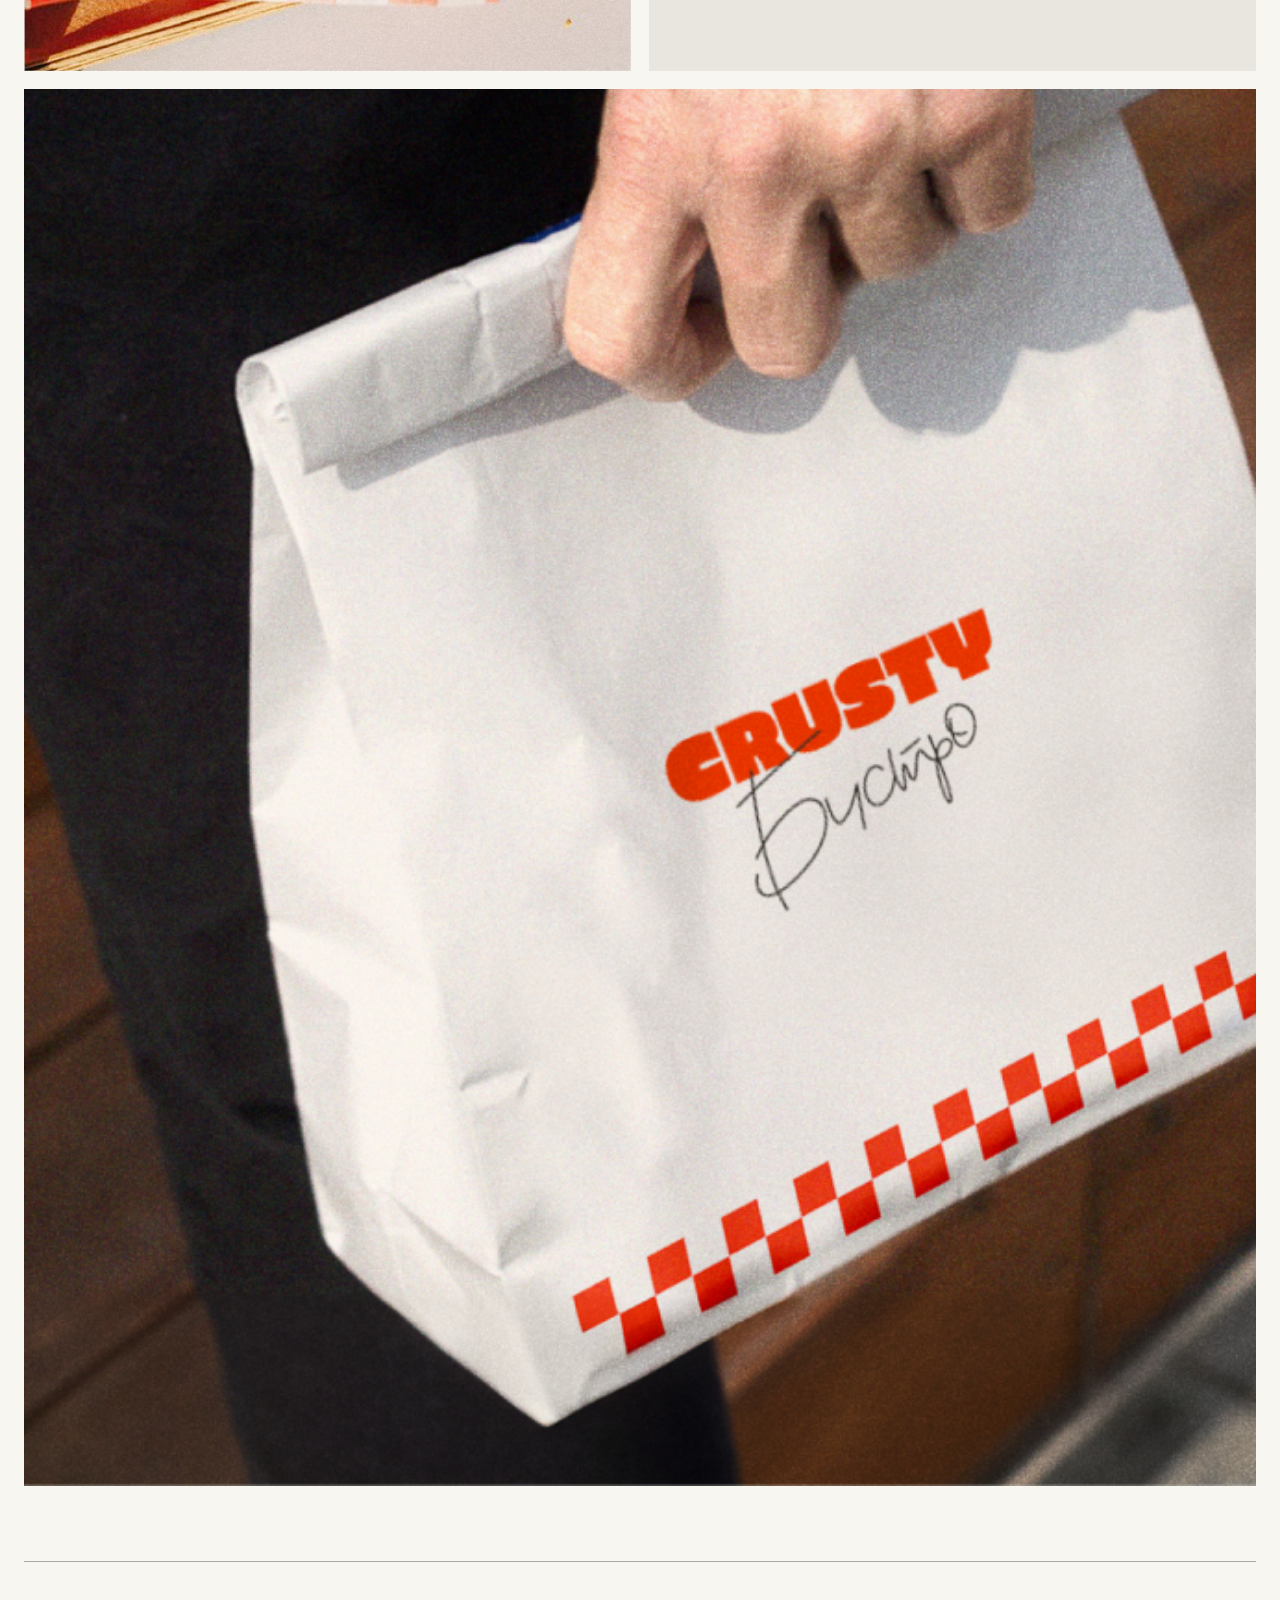
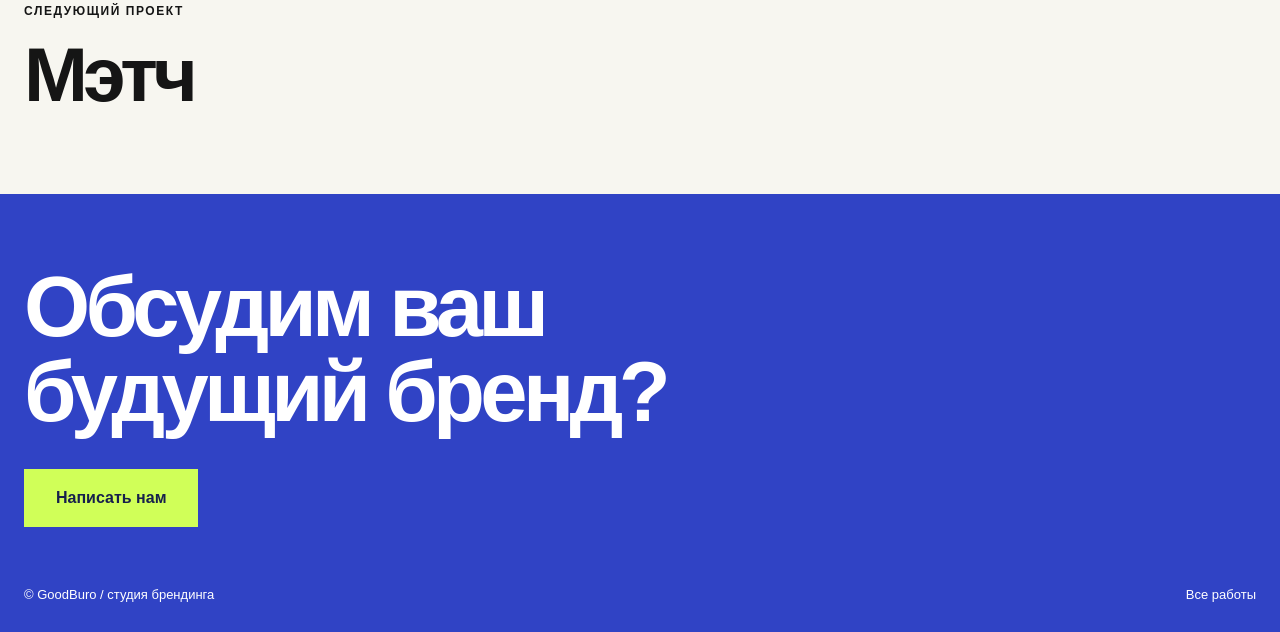
<file: crusty.html>
<!doctype html><html lang="ru"><head><meta charset="utf-8"><meta name="viewport" content="width=device-width,initial-scale=1"><link rel="icon" type="image/svg+xml" href="favicon.svg"><title>Crusty — кейс GoodBuro</title><meta name="description" content="Визуальная система для бистро: красно-белая клетка, характерные персонажи и выразительная типографика. Логотип, леттеринг и иллюстрации складываются в узнаваемый образ бренда."><link rel="stylesheet" href="case.css"></head><body><header class="wrap"><a class="logo" href="index.html">GoodBuro</a><a href="index.html#c1works"><span class="mobile-arrow">← </span>Все работы</a></header><main><section class="intro wrap"><span class="eyebrow">Бистро / айдентика</span><h1>Crusty</h1><div class="brief"><div><h2>Что сделали</h2><p class="services">Концепция · Логотип · Айдентика · Леттеринг · Графика · Иллюстрация</p></div><div><h2>Итальянско-американский характер.</h2><p>Визуальная система для бистро: красно-белая клетка, характерные персонажи и выразительная типографика. Логотип, леттеринг и иллюстрации складываются в узнаваемый образ бренда.</p></div></div></section><section class="gallery wrap" aria-label="Галерея проекта Crusty">
<figure><a href="assets/crusty-1.png" target="_blank" rel="noreferrer" aria-label="Открыть изображение 1 проекта Crusty"><img src="assets/crusty-1.png" alt="Crusty — визуальная система, изображение 1" fetchpriority="high" decoding="async"></a></figure>
<figure><a href="assets/crusty-2.png" target="_blank" rel="noreferrer" aria-label="Открыть изображение 2 проекта Crusty"><img src="assets/crusty-2.png" alt="Crusty — визуальная система, изображение 2" loading="lazy" decoding="async"></a></figure>
<figure><a href="assets/crusty-3.png" target="_blank" rel="noreferrer" aria-label="Открыть изображение 3 проекта Crusty"><img src="assets/crusty-3.png" alt="Crusty — визуальная система, изображение 3" loading="lazy" decoding="async"></a></figure>
<figure><a href="assets/crusty-4.png" target="_blank" rel="noreferrer" aria-label="Открыть изображение 4 проекта Crusty"><img src="assets/crusty-4.png" alt="Crusty — визуальная система, изображение 4" loading="lazy" decoding="async"></a></figure>
<figure><a href="assets/crusty-5.png" target="_blank" rel="noreferrer" aria-label="Открыть изображение 5 проекта Crusty"><img src="assets/crusty-5.png" alt="Crusty — визуальная система, изображение 5" loading="lazy" decoding="async"></a></figure>
<figure><a href="assets/crusty-6.png" target="_blank" rel="noreferrer" aria-label="Открыть изображение 6 проекта Crusty"><img src="assets/crusty-6.png" alt="Crusty — визуальная система, изображение 6" loading="lazy" decoding="async"></a></figure>
<figure><a href="assets/crusty-7.png" target="_blank" rel="noreferrer" aria-label="Открыть изображение 7 проекта Crusty"><img src="assets/crusty-7.png" alt="Crusty — визуальная система, изображение 7" loading="lazy" decoding="async"></a></figure>
<figure><a href="assets/crusty-8.png" target="_blank" rel="noreferrer" aria-label="Открыть изображение 8 проекта Crusty"><img src="assets/crusty-8.png" alt="Crusty — визуальная система, изображение 8" loading="lazy" decoding="async"></a></figure>
<figure><a href="assets/crusty-9.png" target="_blank" rel="noreferrer" aria-label="Открыть изображение 9 проекта Crusty"><img src="assets/crusty-9.png" alt="Crusty — визуальная система, изображение 9" loading="lazy" decoding="async"></a></figure>
<figure><a href="assets/crusty-10.png" target="_blank" rel="noreferrer" aria-label="Открыть изображение 10 проекта Crusty"><img src="assets/crusty-10.png" alt="Crusty — визуальная система, изображение 10" loading="lazy" decoding="async"></a></figure>
<figure><a href="assets/crusty-11.png" target="_blank" rel="noreferrer" aria-label="Открыть изображение 11 проекта Crusty"><img src="assets/crusty-11.png" alt="Crusty — визуальная система, изображение 11" loading="lazy" decoding="async"></a></figure>
<figure><a href="assets/crusty-12.png" target="_blank" rel="noreferrer" aria-label="Открыть изображение 12 проекта Crusty"><img src="assets/crusty-12.png" alt="Crusty — визуальная система, изображение 12" loading="lazy" decoding="async"></a></figure>
<figure><a href="assets/crusty-13.png" target="_blank" rel="noreferrer" aria-label="Открыть изображение 13 проекта Crusty"><img src="assets/crusty-13.png" alt="Crusty — визуальная система, изображение 13" loading="lazy" decoding="async"></a></figure>
<figure><a href="assets/crusty-14.png" target="_blank" rel="noreferrer" aria-label="Открыть изображение 14 проекта Crusty"><img src="assets/crusty-14.png" alt="Crusty — визуальная система, изображение 14" loading="lazy" decoding="async"></a></figure>
<figure><a href="assets/crusty-15.png" target="_blank" rel="noreferrer" aria-label="Открыть изображение 15 проекта Crusty"><img src="assets/crusty-15.png" alt="Crusty — визуальная система, изображение 15" loading="lazy" decoding="async"></a></figure>
<figure><a href="assets/crusty-16.png" target="_blank" rel="noreferrer" aria-label="Открыть изображение 16 проекта Crusty"><img src="assets/crusty-16.png" alt="Crusty — визуальная система, изображение 16" loading="lazy" decoding="async"></a></figure>
</section><section class="after wrap"><a class="next" href="match.html"><div><p class="eyebrow">Следующий проект</p><strong>Мэтч</strong></div><span aria-hidden="true">↗</span></a></section></main><footer><div class="wrap"><h2>Обсудим ваш<br>будущий бренд?</h2><a class="cta" href="https://t.me/alekseiaminov" target="_blank" rel="noreferrer">Написать нам <span class="mobile-arrow">↗</span></a><div class="bottom"><a href="index.html">© GoodBuro / студия брендинга</a><a href="index.html#c1works">Все работы <span class="mobile-arrow">↑</span></a></div></div></footer></body></html>
</file>
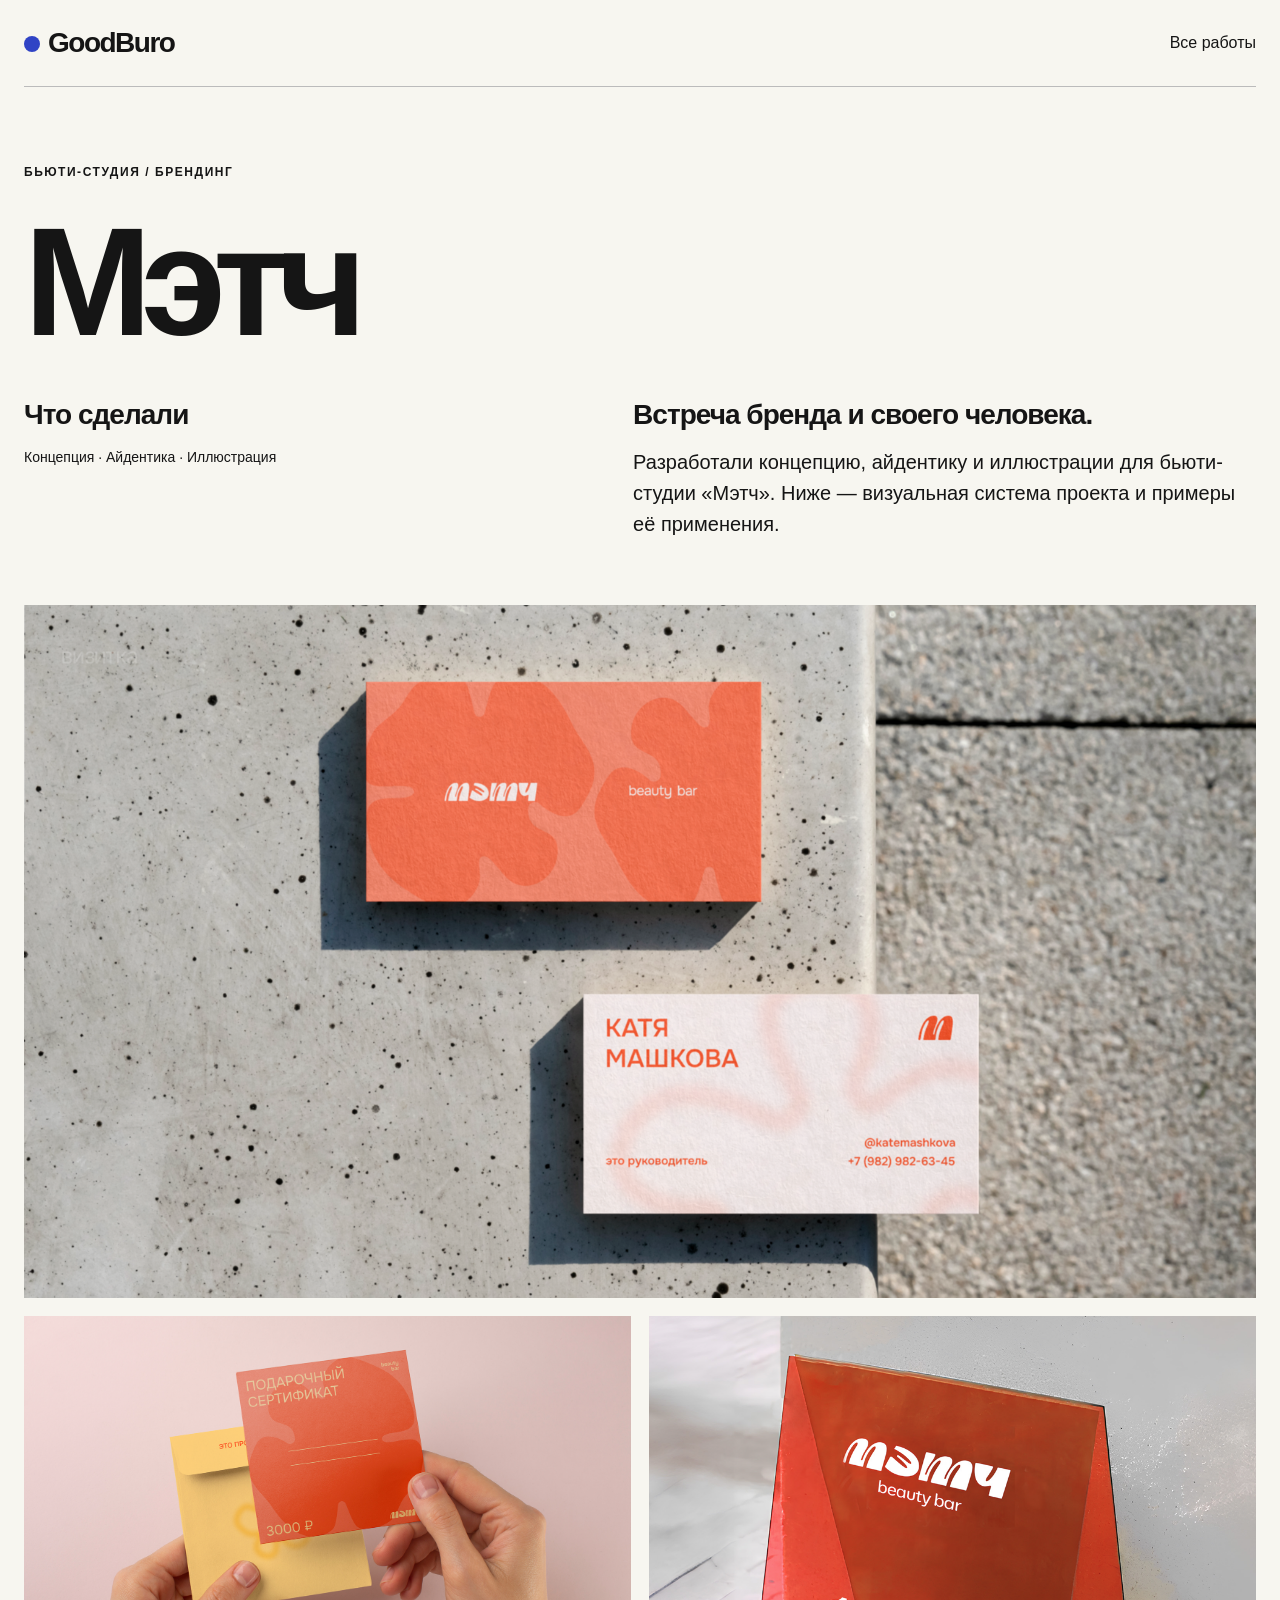
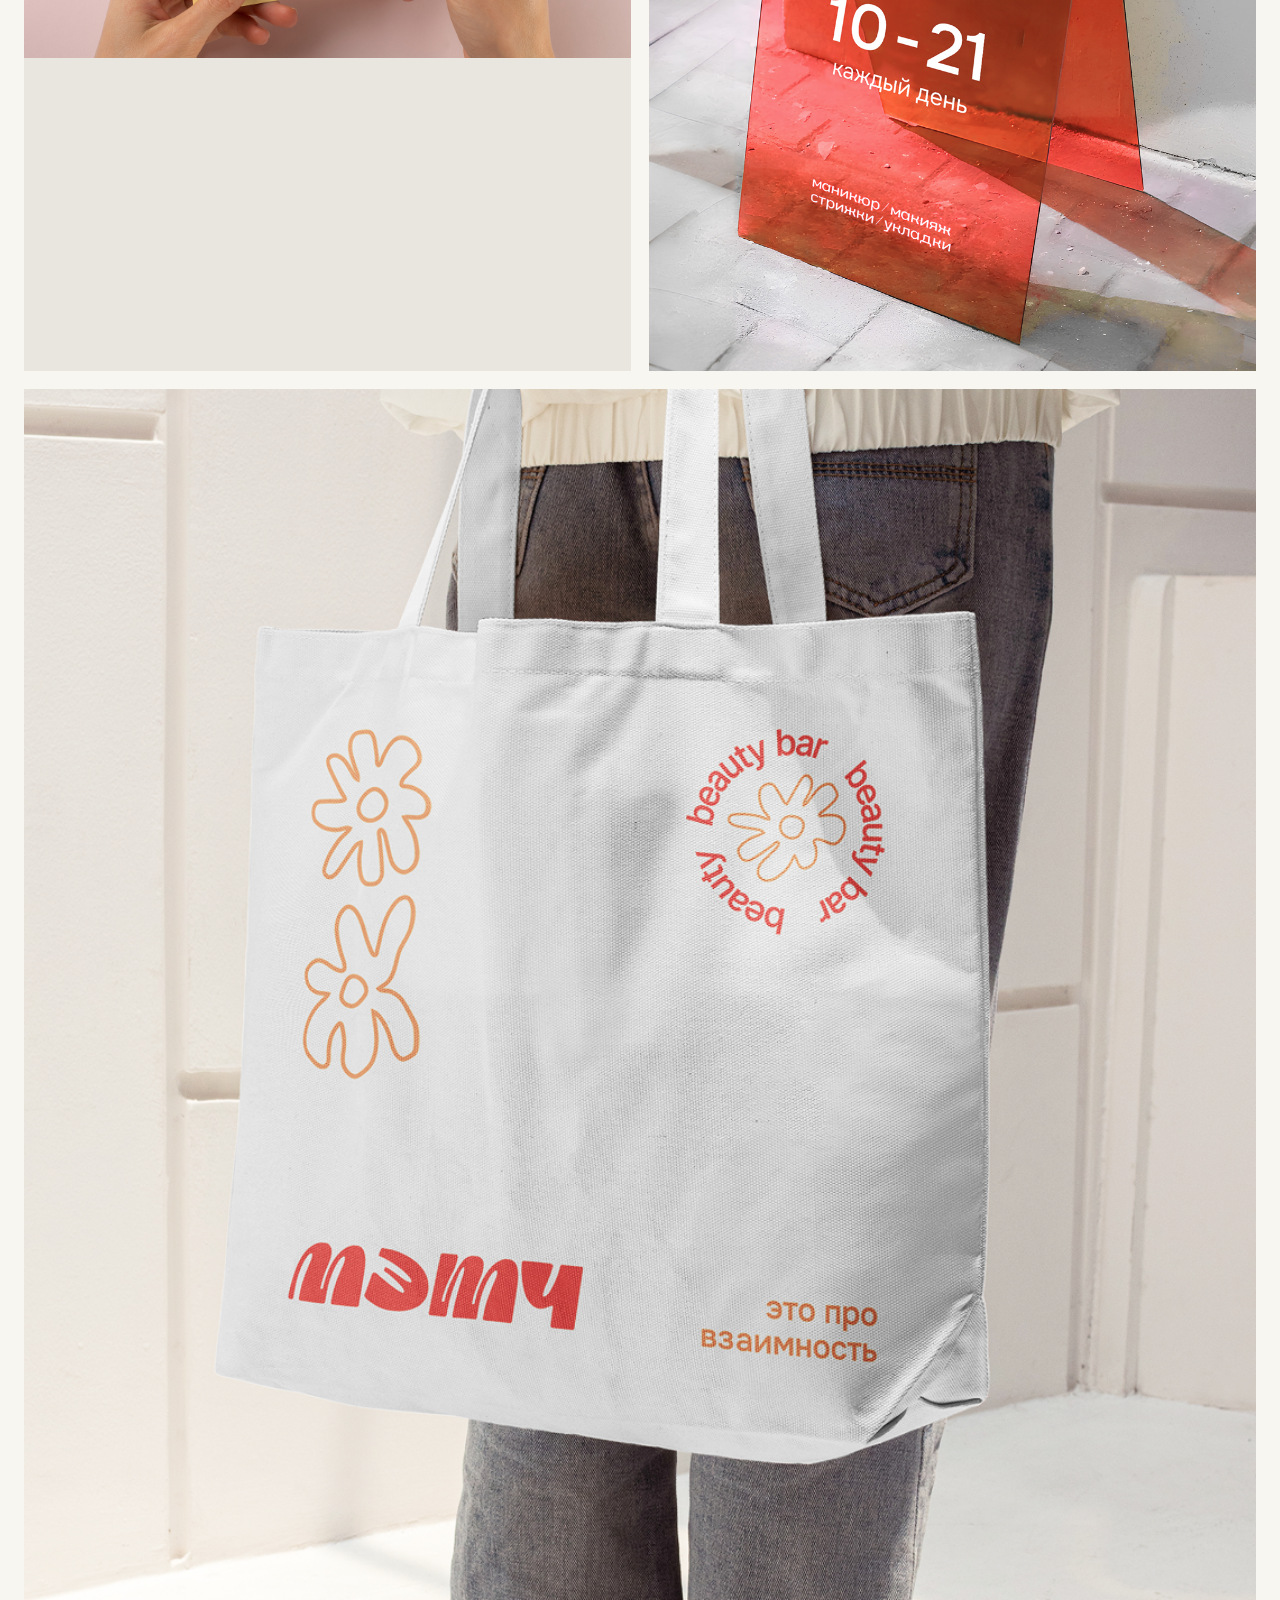
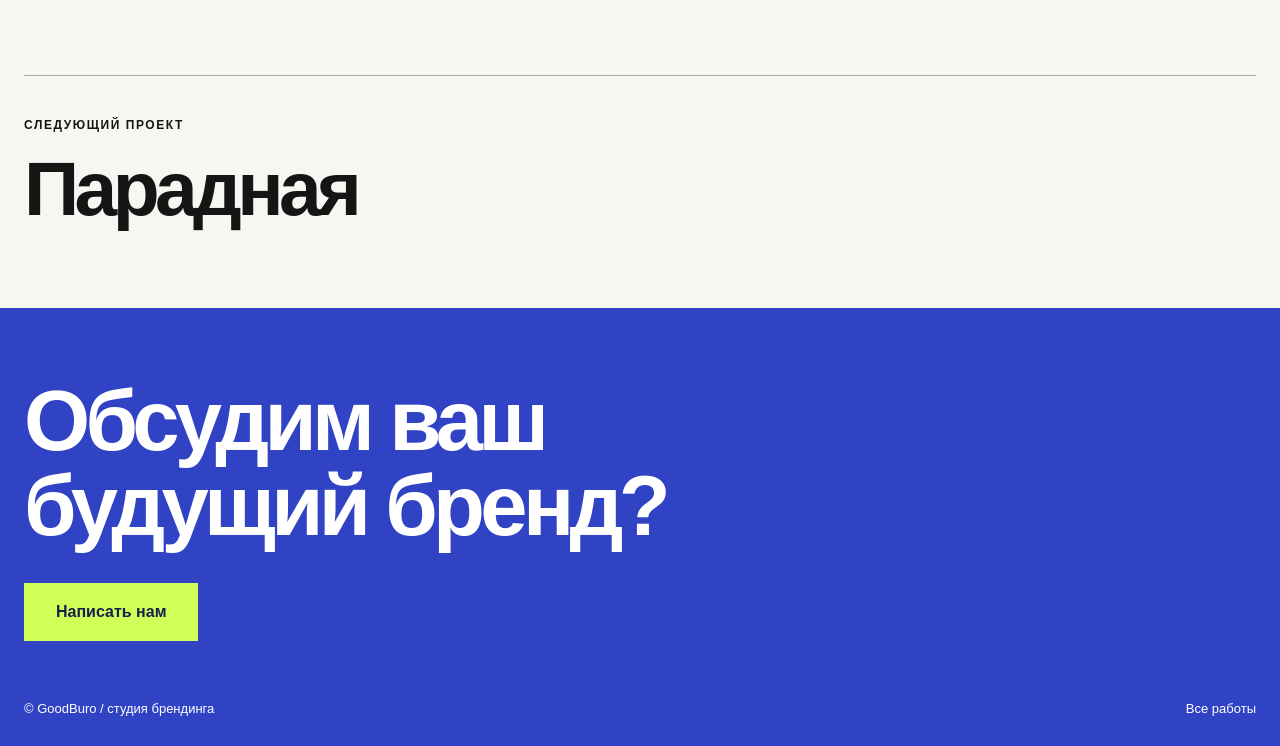
<file: match.html>
<!doctype html><html lang="ru"><head><meta charset="utf-8"><meta name="viewport" content="width=device-width,initial-scale=1"><link rel="icon" type="image/svg+xml" href="favicon.svg"><title>Мэтч — кейс GoodBuro</title><meta name="description" content="Разработали концепцию, айдентику и иллюстрации для бьюти-студии «Мэтч». Ниже — визуальная система проекта и примеры её применения."><link rel="stylesheet" href="case.css"></head><body><header class="wrap"><a class="logo" href="index.html">GoodBuro</a><a href="index.html#c1works"><span class="mobile-arrow">← </span>Все работы</a></header><main><section class="intro wrap"><span class="eyebrow">Бьюти-студия / брендинг</span><h1>Мэтч</h1><div class="brief"><div><h2>Что сделали</h2><p class="services">Концепция · Айдентика · Иллюстрация</p></div><div><h2>Встреча бренда и своего человека.</h2><p>Разработали концепцию, айдентику и иллюстрации для бьюти-студии «Мэтч». Ниже — визуальная система проекта и примеры её применения.</p></div></div></section><section class="gallery wrap" aria-label="Галерея проекта Мэтч">
<figure><a href="assets/match-1.png" target="_blank" rel="noreferrer" aria-label="Открыть изображение 1 проекта Мэтч"><img src="assets/match-1.png" alt="Мэтч — визуальная система, изображение 1" fetchpriority="high" decoding="async"></a></figure>
<figure><a href="assets/match-2.png" target="_blank" rel="noreferrer" aria-label="Открыть изображение 2 проекта Мэтч"><img src="assets/match-2.png" alt="Мэтч — визуальная система, изображение 2" loading="lazy" decoding="async"></a></figure>
<figure><a href="assets/match-3.png" target="_blank" rel="noreferrer" aria-label="Открыть изображение 3 проекта Мэтч"><img src="assets/match-3.png" alt="Мэтч — визуальная система, изображение 3" loading="lazy" decoding="async"></a></figure>
<figure><a href="assets/match-4.png" target="_blank" rel="noreferrer" aria-label="Открыть изображение 4 проекта Мэтч"><img src="assets/match-4.png" alt="Мэтч — визуальная система, изображение 4" loading="lazy" decoding="async"></a></figure>
</section><section class="after wrap"><a class="next" href="paradnaya.html"><div><p class="eyebrow">Следующий проект</p><strong>Парадная</strong></div><span aria-hidden="true">↗</span></a></section></main><footer><div class="wrap"><h2>Обсудим ваш<br>будущий бренд?</h2><a class="cta" href="https://t.me/alekseiaminov" target="_blank" rel="noreferrer">Написать нам <span class="mobile-arrow">↗</span></a><div class="bottom"><a href="index.html">© GoodBuro / студия брендинга</a><a href="index.html#c1works">Все работы <span class="mobile-arrow">↑</span></a></div></div></footer></body></html>
</file>
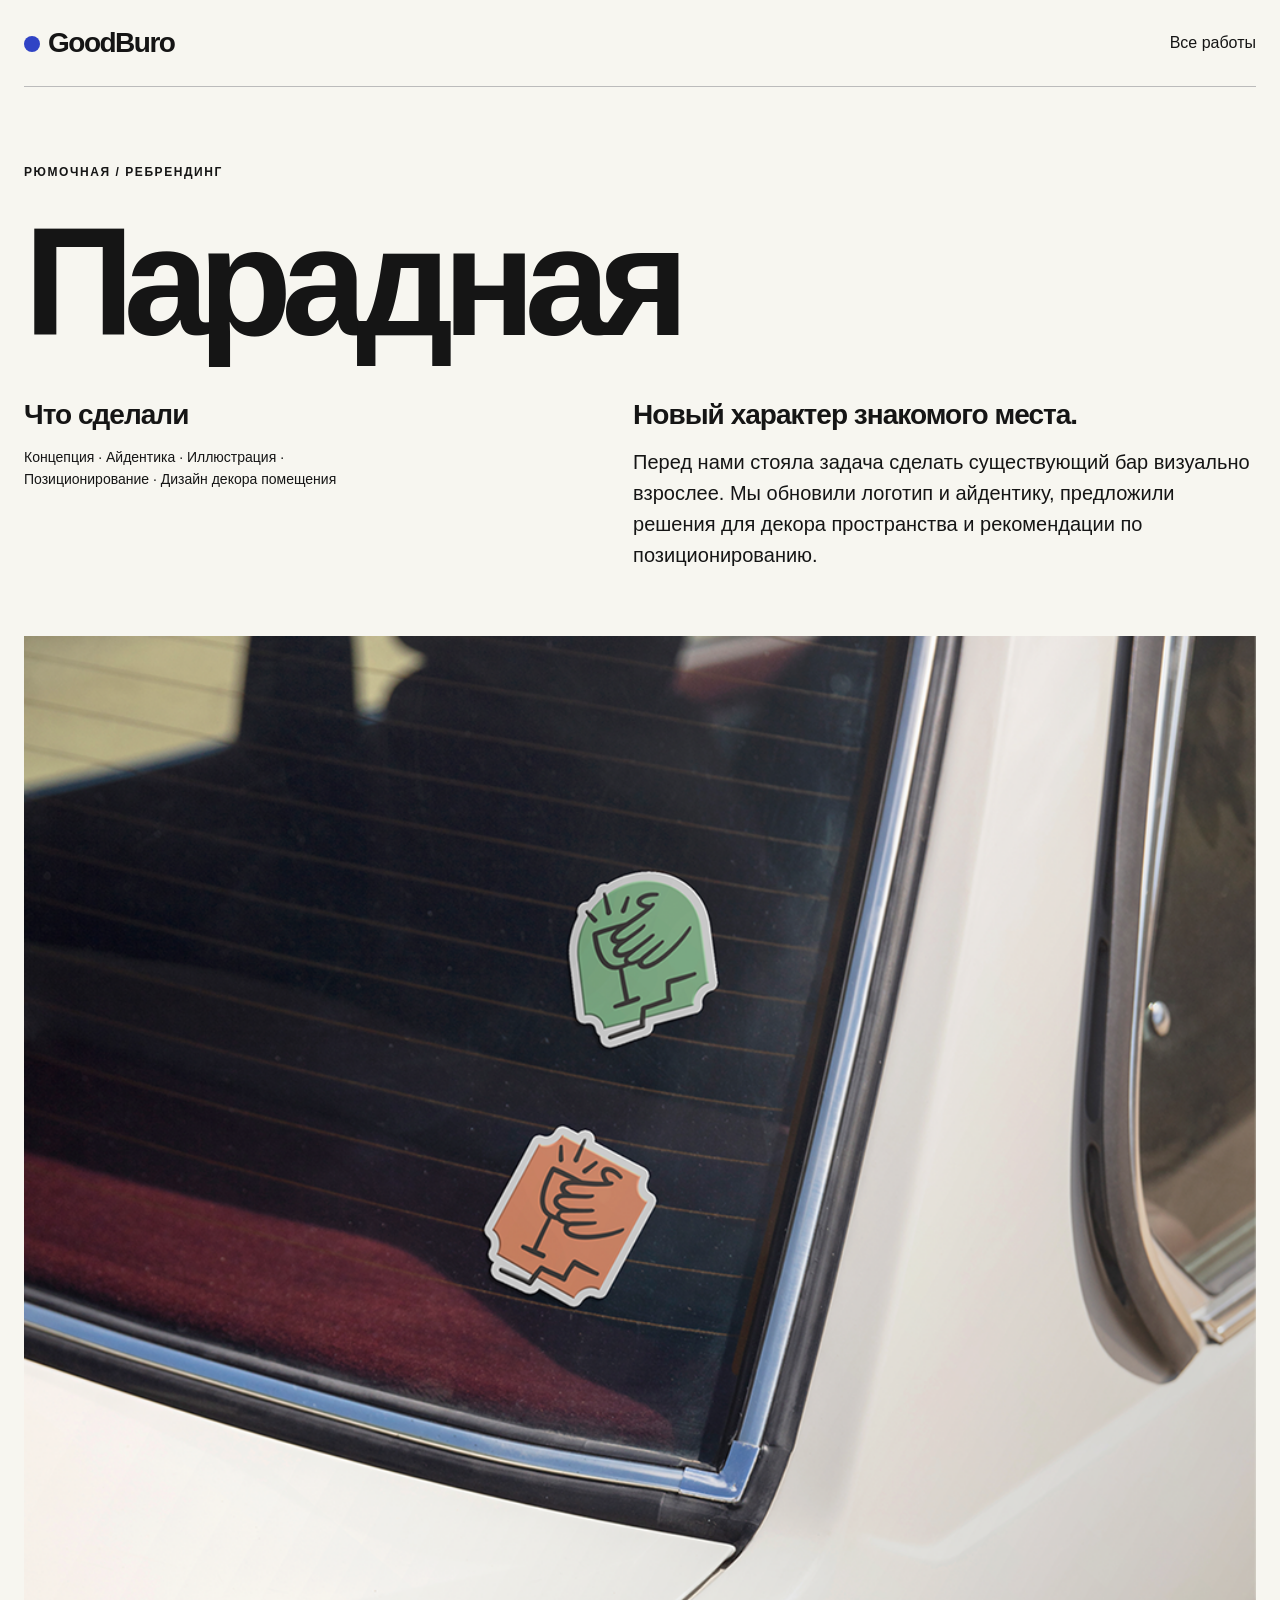
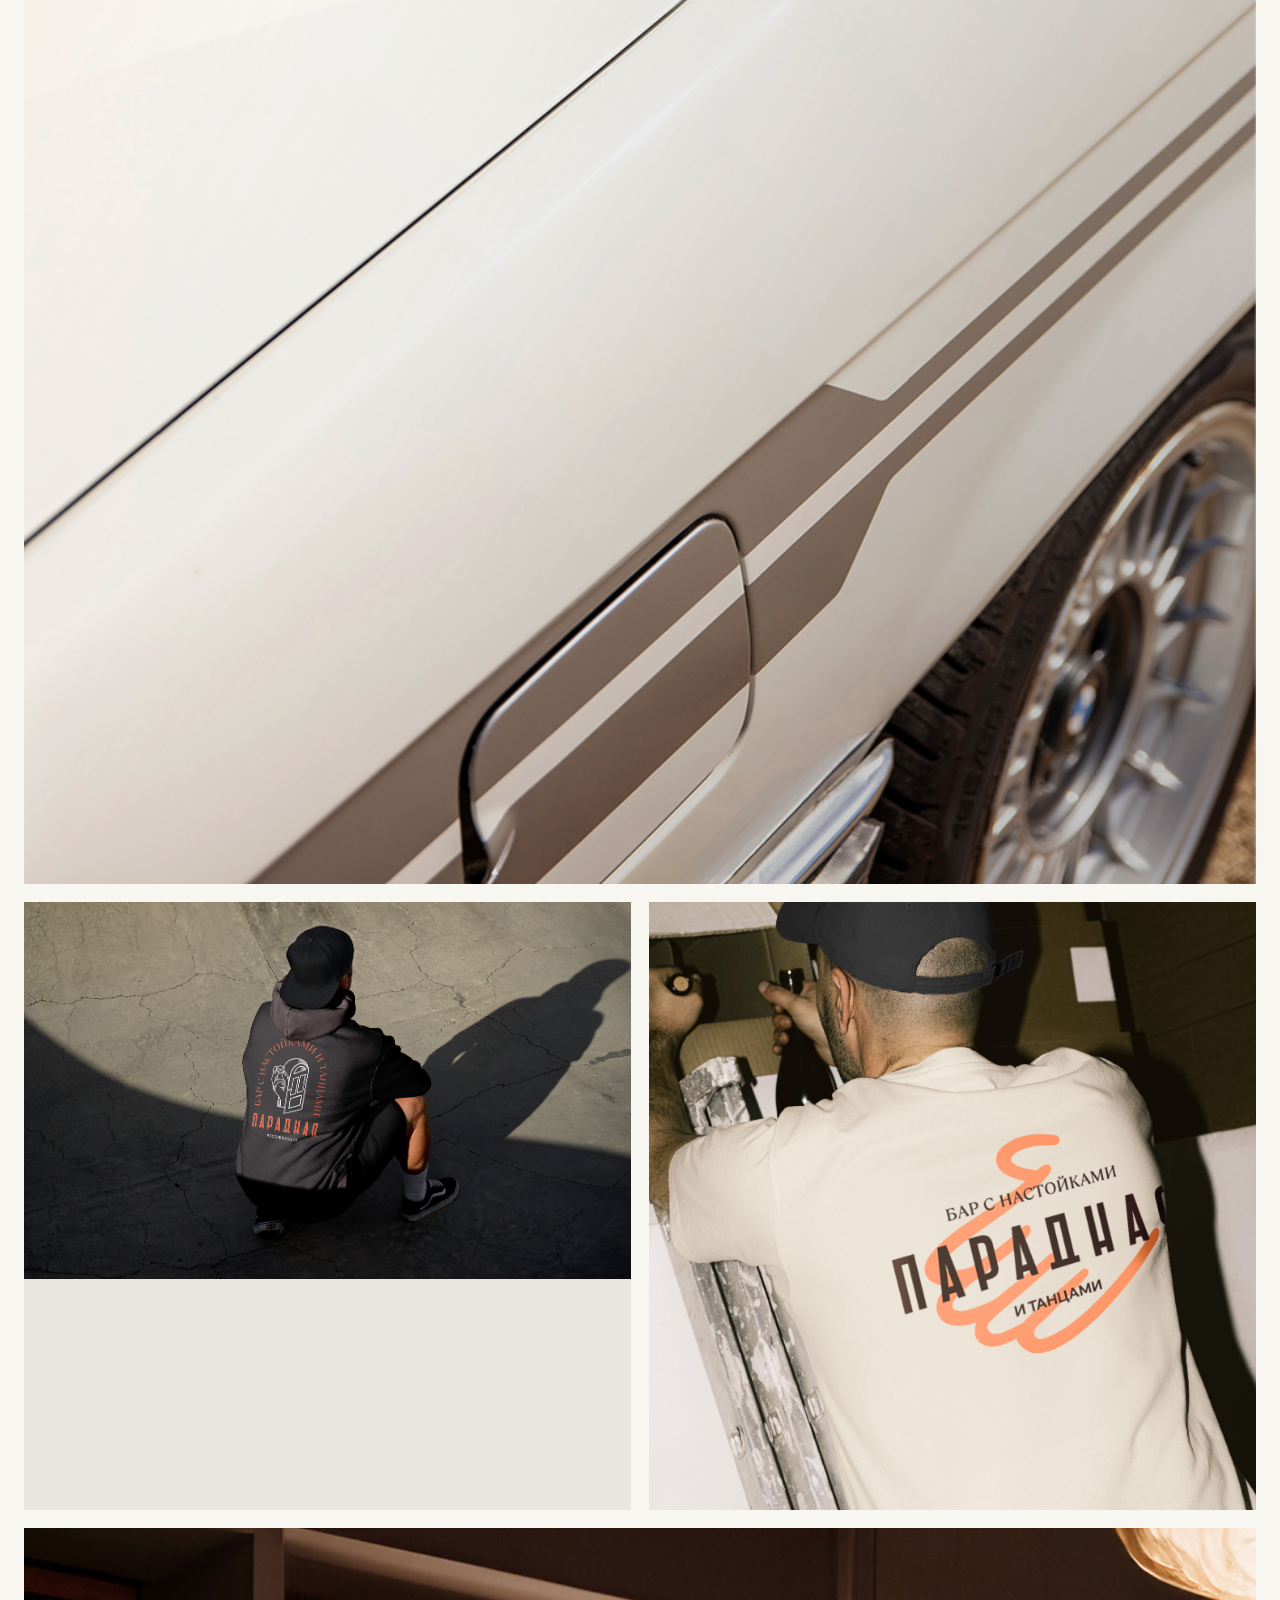
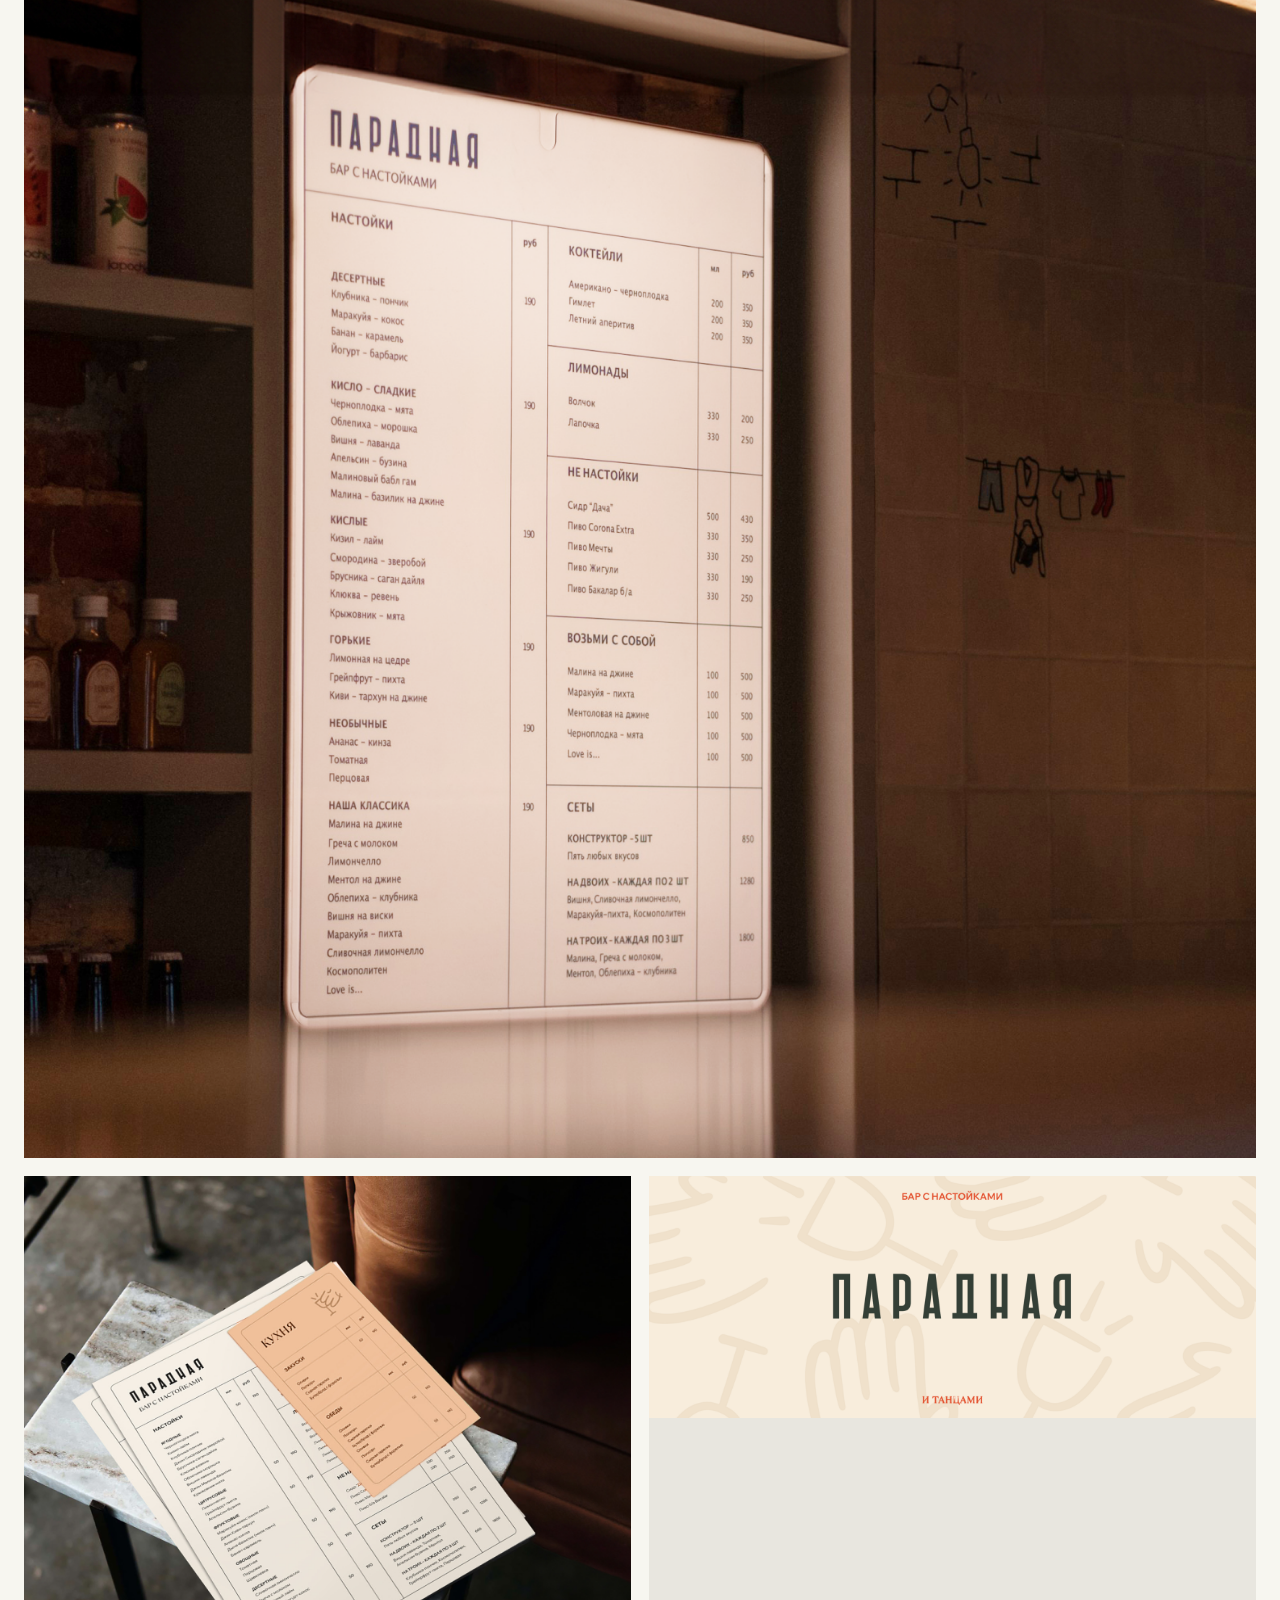
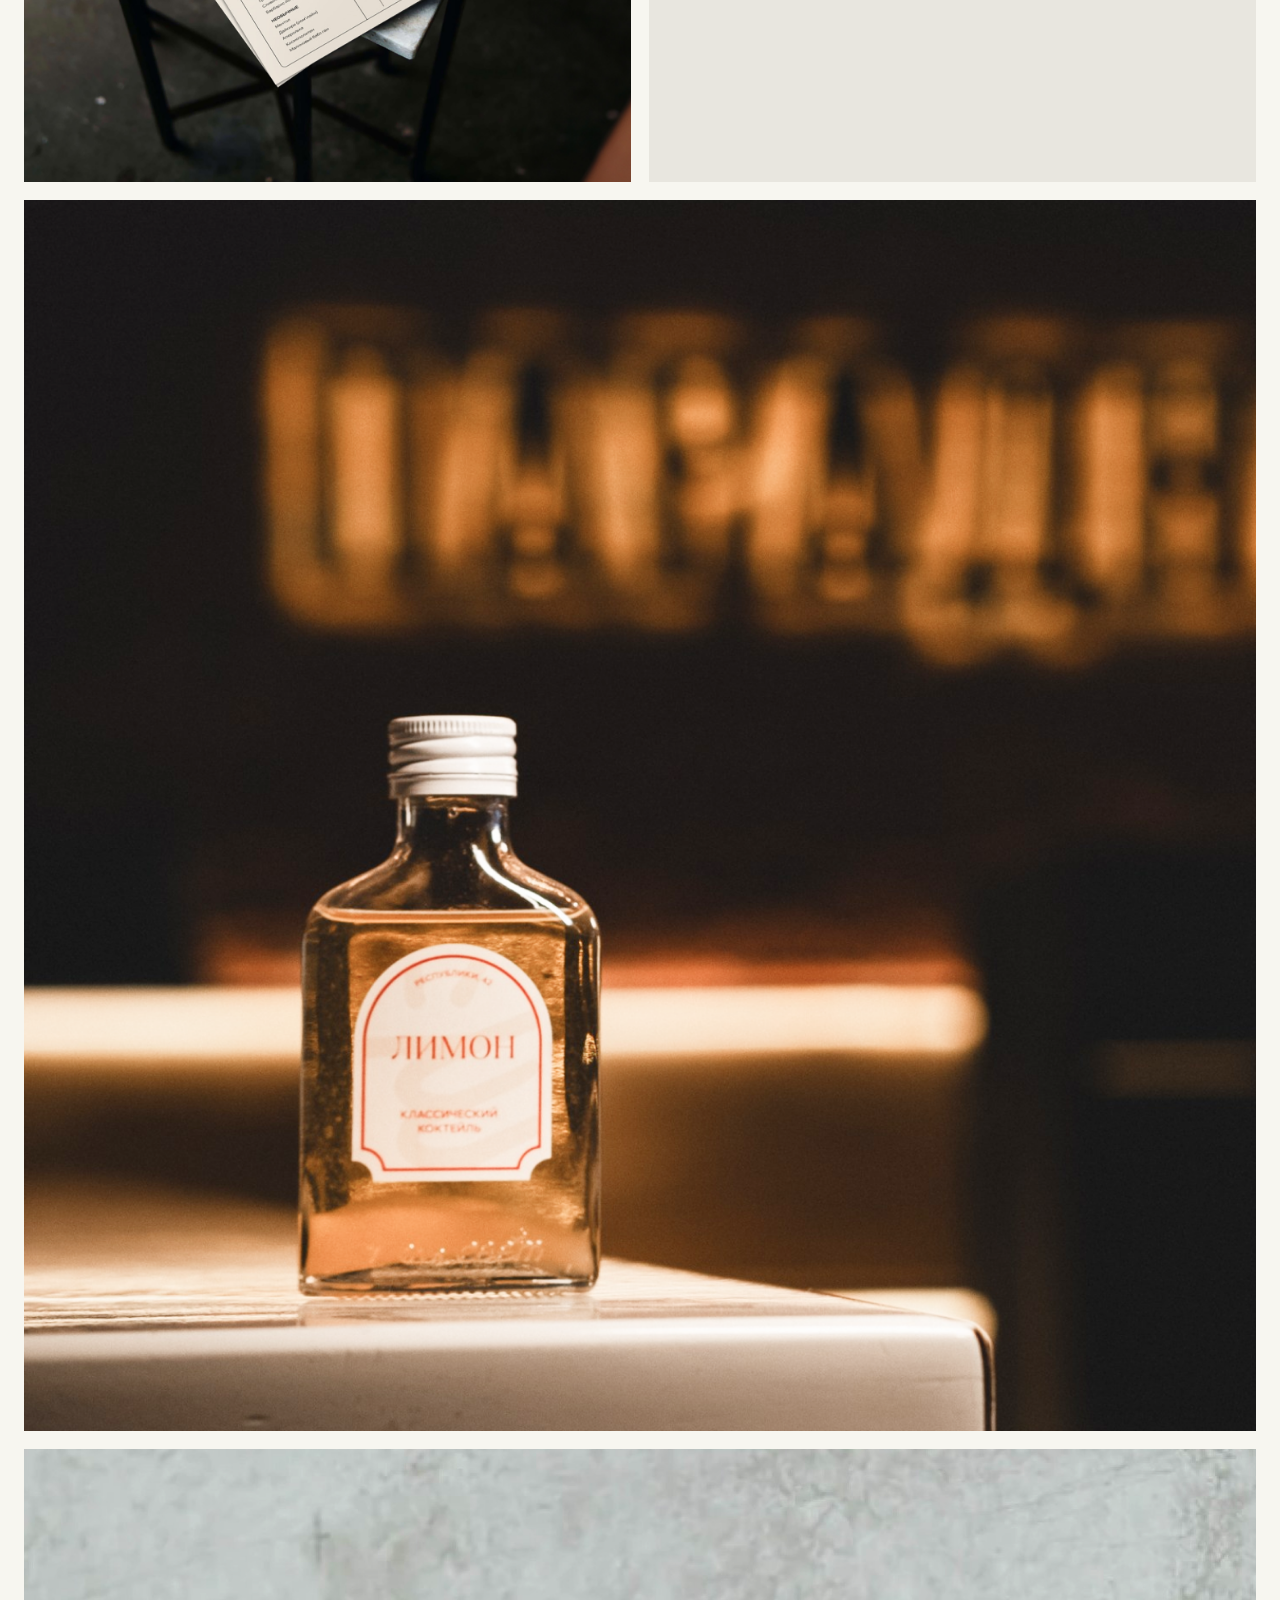
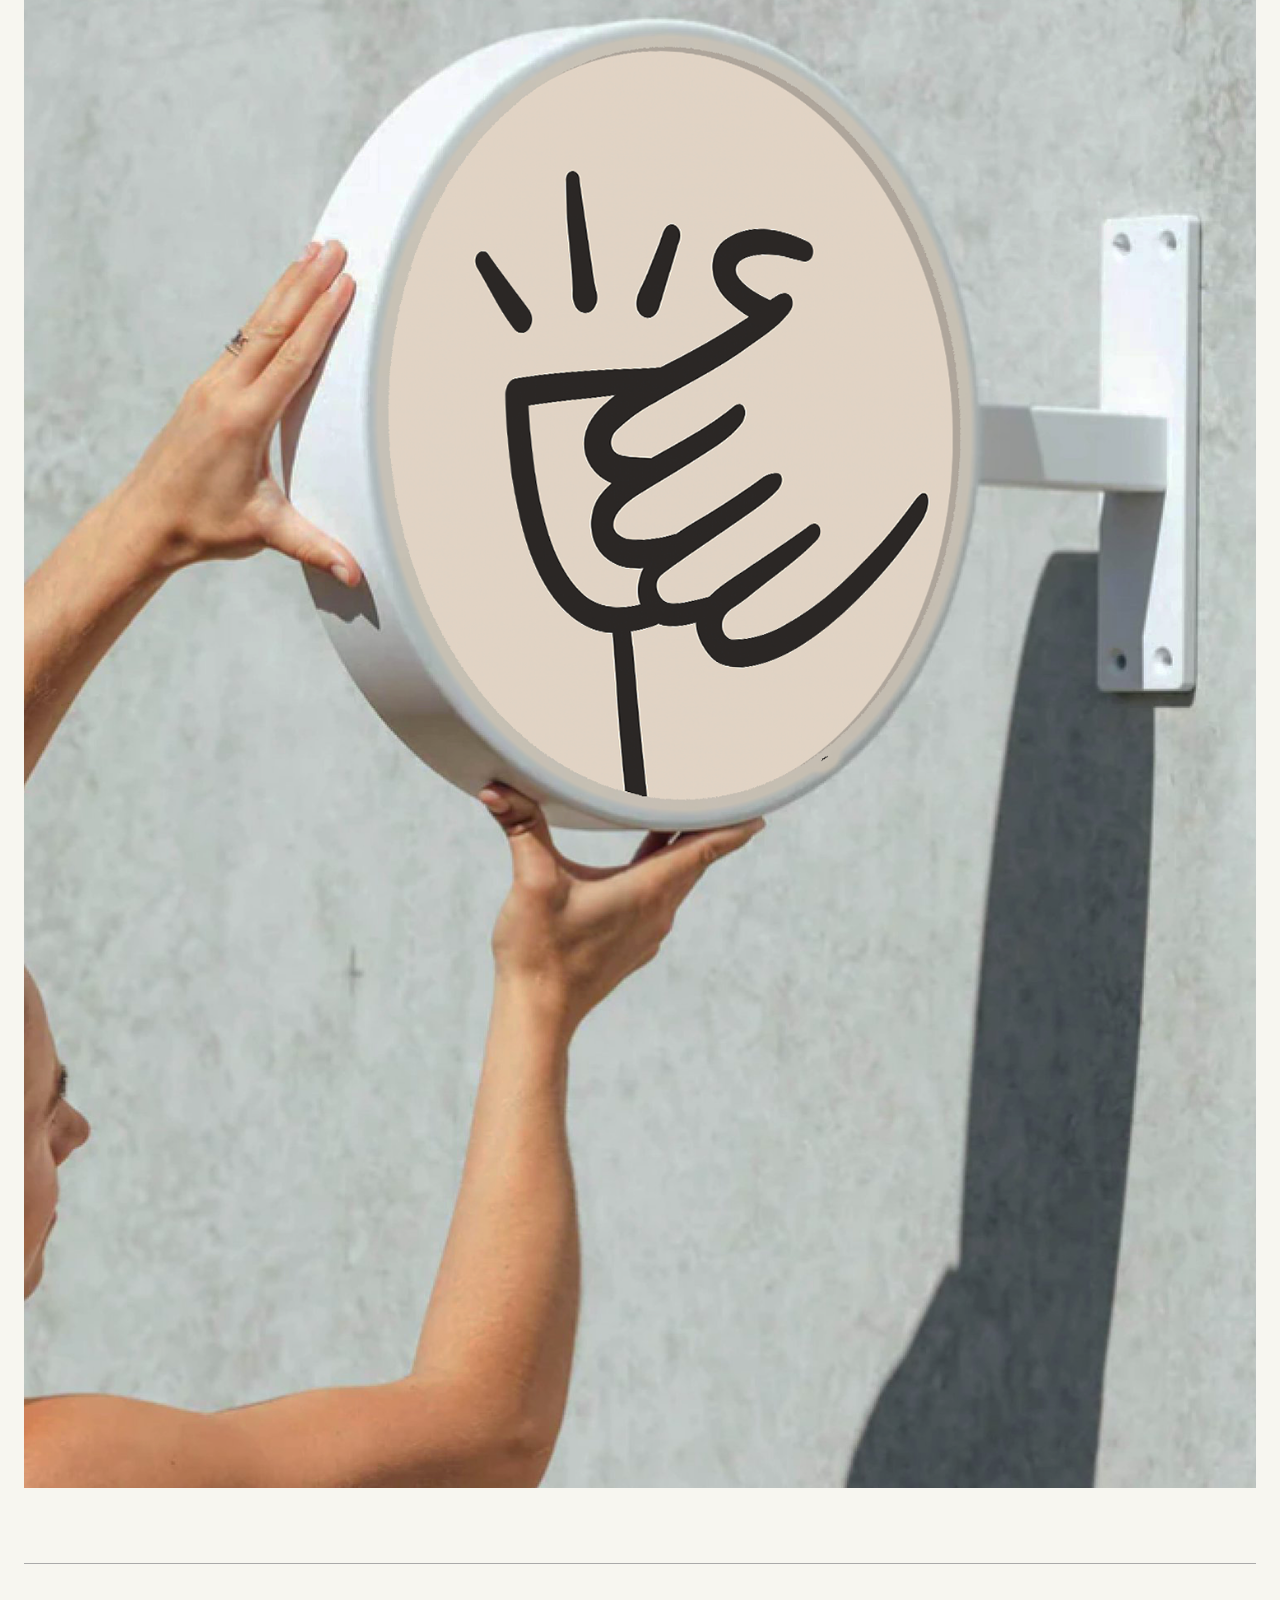
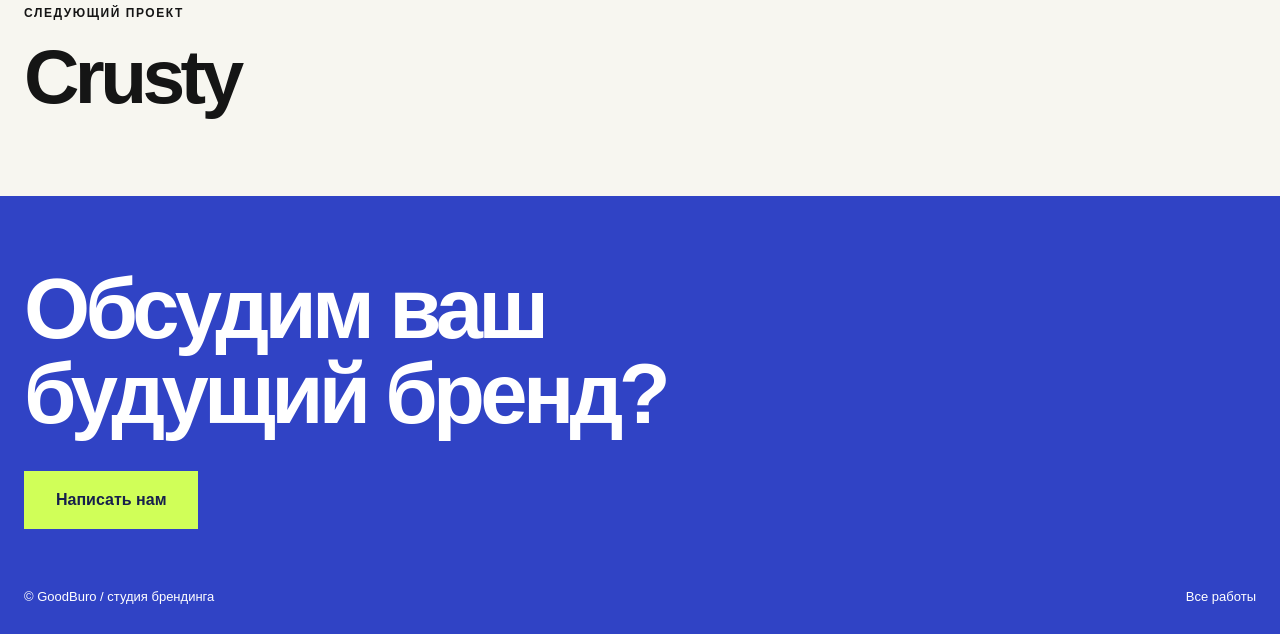
<file: paradnaya.html>
<!doctype html><html lang="ru"><head><meta charset="utf-8"><meta name="viewport" content="width=device-width,initial-scale=1"><link rel="icon" type="image/svg+xml" href="favicon.svg"><title>Парадная — кейс GoodBuro</title><meta name="description" content="Перед нами стояла задача сделать существующий бар визуально взрослее. Мы обновили логотип и айдентику, предложили решения для декора пространства и рекомендации по позиционированию."><link rel="stylesheet" href="case.css"></head><body><header class="wrap"><a class="logo" href="index.html">GoodBuro</a><a href="index.html#c1works"><span class="mobile-arrow">← </span>Все работы</a></header><main><section class="intro wrap"><span class="eyebrow">Рюмочная / ребрендинг</span><h1>Парадная</h1><div class="brief"><div><h2>Что сделали</h2><p class="services">Концепция · Айдентика · Иллюстрация · Позиционирование · Дизайн декора помещения</p></div><div><h2>Новый характер знакомого места.</h2><p>Перед нами стояла задача сделать существующий бар визуально взрослее. Мы обновили логотип и айдентику, предложили решения для декора пространства и рекомендации по позиционированию.</p></div></div></section><section class="gallery wrap" aria-label="Галерея проекта Парадная">
<figure><a href="assets/paradnaya-1.png" target="_blank" rel="noreferrer" aria-label="Открыть изображение 1 проекта Парадная"><img src="assets/paradnaya-1.png" alt="Парадная — визуальная система, изображение 1" fetchpriority="high" decoding="async"></a></figure>
<figure><a href="assets/paradnaya-2.png" target="_blank" rel="noreferrer" aria-label="Открыть изображение 2 проекта Парадная"><img src="assets/paradnaya-2.png" alt="Парадная — визуальная система, изображение 2" loading="lazy" decoding="async"></a></figure>
<figure><a href="assets/paradnaya-3.png" target="_blank" rel="noreferrer" aria-label="Открыть изображение 3 проекта Парадная"><img src="assets/paradnaya-3.png" alt="Парадная — визуальная система, изображение 3" loading="lazy" decoding="async"></a></figure>
<figure><a href="assets/paradnaya-4.png" target="_blank" rel="noreferrer" aria-label="Открыть изображение 4 проекта Парадная"><img src="assets/paradnaya-4.png" alt="Парадная — визуальная система, изображение 4" loading="lazy" decoding="async"></a></figure>
<figure><a href="assets/paradnaya-5.png" target="_blank" rel="noreferrer" aria-label="Открыть изображение 5 проекта Парадная"><img src="assets/paradnaya-5.png" alt="Парадная — визуальная система, изображение 5" loading="lazy" decoding="async"></a></figure>
<figure><a href="assets/paradnaya-6.png" target="_blank" rel="noreferrer" aria-label="Открыть изображение 6 проекта Парадная"><img src="assets/paradnaya-6.png" alt="Парадная — визуальная система, изображение 6" loading="lazy" decoding="async"></a></figure>
<figure><a href="assets/paradnaya-7.png" target="_blank" rel="noreferrer" aria-label="Открыть изображение 7 проекта Парадная"><img src="assets/paradnaya-7.png" alt="Парадная — визуальная система, изображение 7" loading="lazy" decoding="async"></a></figure>
<figure><a href="assets/paradnaya-8.png" target="_blank" rel="noreferrer" aria-label="Открыть изображение 8 проекта Парадная"><img src="assets/paradnaya-8.png" alt="Парадная — визуальная система, изображение 8" loading="lazy" decoding="async"></a></figure>
</section><section class="after wrap"><a class="next" href="crusty.html"><div><p class="eyebrow">Следующий проект</p><strong>Crusty</strong></div><span aria-hidden="true">↗</span></a></section></main><footer><div class="wrap"><h2>Обсудим ваш<br>будущий бренд?</h2><a class="cta" href="https://t.me/alekseiaminov" target="_blank" rel="noreferrer">Написать нам <span class="mobile-arrow">↗</span></a><div class="bottom"><a href="index.html">© GoodBuro / студия брендинга</a><a href="index.html#c1works">Все работы <span class="mobile-arrow">↑</span></a></div></div></footer></body></html>
</file>
<file: case.css>
:root{--blue:#3043c5;--lime:#d0ff58;--paper:#f7f6f0}*{box-sizing:border-box}body{margin:0;background:var(--paper);color:#151515;font-family:Arial,sans-serif}a{color:inherit;text-decoration:none;transition:color .25s,background .25s}a:hover{color:var(--blue)}a:focus-visible{outline:3px solid var(--blue);outline-offset:6px}.mobile-arrow,.next>span{display:none}.wrap{width:min(1240px,calc(100% - 48px));margin:auto}header{display:flex;justify-content:space-between;align-items:center;padding:27px 0;border-bottom:1px solid #bbb}.logo{font-size:28px;font-weight:800;letter-spacing:-1.5px}.logo:before{content:"";display:inline-block;width:16px;height:16px;background:var(--blue);border-radius:50%;margin-right:8px}.intro{padding:75px 0 65px}.eyebrow{text-transform:uppercase;font-size:12px;letter-spacing:.13em;font-weight:700}h1{font-size:clamp(65px,12vw,160px);letter-spacing:-.07em;line-height:.94;margin:30px 0 45px}.brief{display:grid;grid-template-columns:1fr 1.2fr;gap:90px}.brief h2{font-size:28px;margin:0 0 16px;letter-spacing:-.035em}.brief p{font-size:20px;line-height:1.55;margin:0}.services{font-size:14px!important;max-width:330px}.gallery{display:grid;grid-template-columns:1fr 1fr;gap:18px}.gallery figure{margin:0;background:#e8e6df}.gallery figure:first-child,.gallery figure:nth-child(3n+4),.gallery figure:last-child{grid-column:1/-1}.gallery img{width:100%;height:auto;display:block}.gallery a{display:block}.after{padding:75px 0}.next{display:flex;align-items:center;justify-content:space-between;border-top:1px solid #aaa;padding-top:30px}.next strong{font-size:clamp(40px,6vw,80px);letter-spacing:-.06em;display:block;transition:transform .3s;transform-origin:left}.next:hover strong{transform:scale(1.025)}.next span{font-size:35px}footer{background:var(--blue);color:#fff;padding:70px 0 30px}footer h2{font-size:clamp(44px,7vw,85px);line-height:1;letter-spacing:-.055em;margin:0 0 35px}.cta{display:inline-block;padding:20px 32px;background:var(--lime);color:#17204c;font-weight:700}.cta:hover{background:white;color:var(--blue)}.bottom{margin-top:60px;display:flex;justify-content:space-between;font-size:13px}footer a:not(.cta):hover{color:var(--lime)}@media(max-width:650px){.wrap{width:calc(100% - 28px)}header{padding:22px 0}.logo{font-size:24px}header>a:last-child{font-size:13px}.intro{padding:45px 0}.brief{grid-template-columns:1fr;gap:28px}.brief p{font-size:18px}h1{font-size:clamp(58px,15vw,95px);margin:25px 0 35px}.gallery{grid-template-columns:1fr;gap:12px}.gallery figure{grid-column:1!important}.after{padding:45px 0}.next{align-items:end}.next strong{font-size:48px}.bottom{gap:20px;line-height:1.5}footer{padding-top:48px}}@media(prefers-reduced-motion:reduce){*{transition:none!important;scroll-behavior:auto!important}}
</file>
